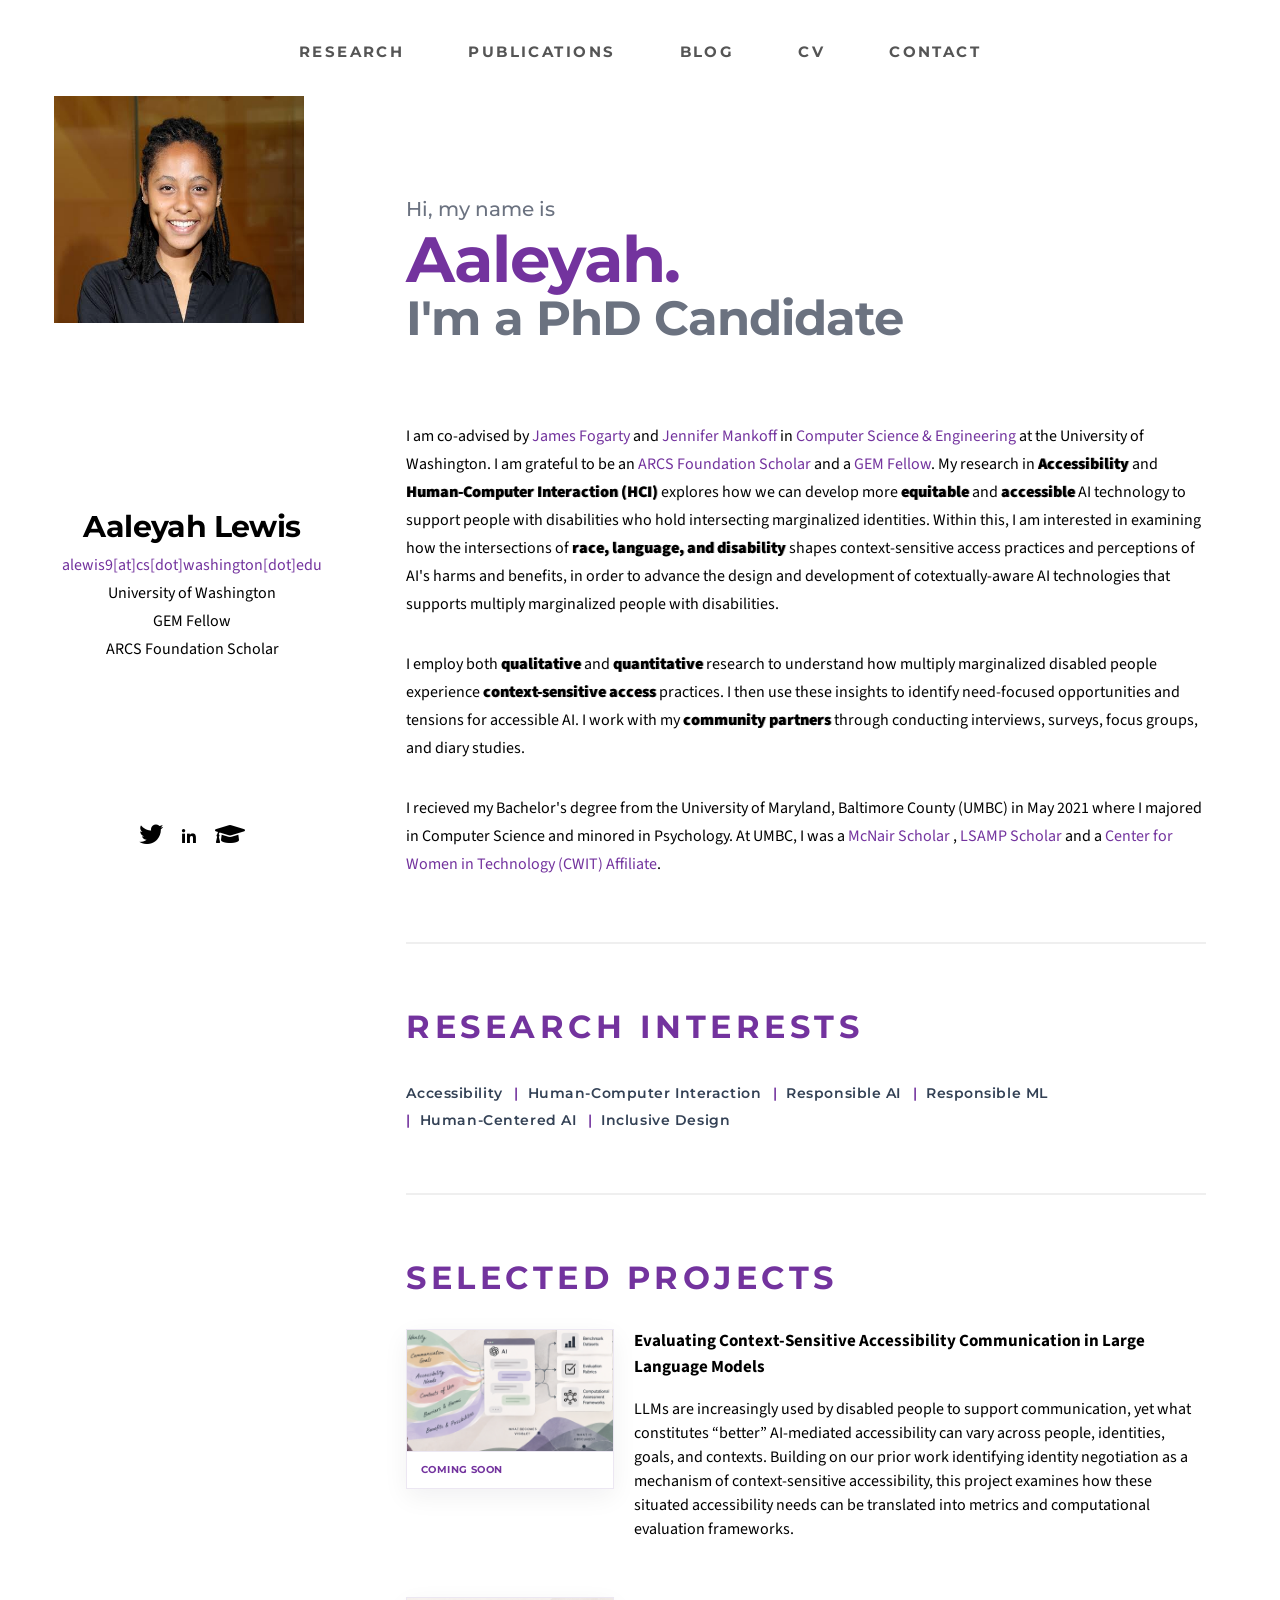
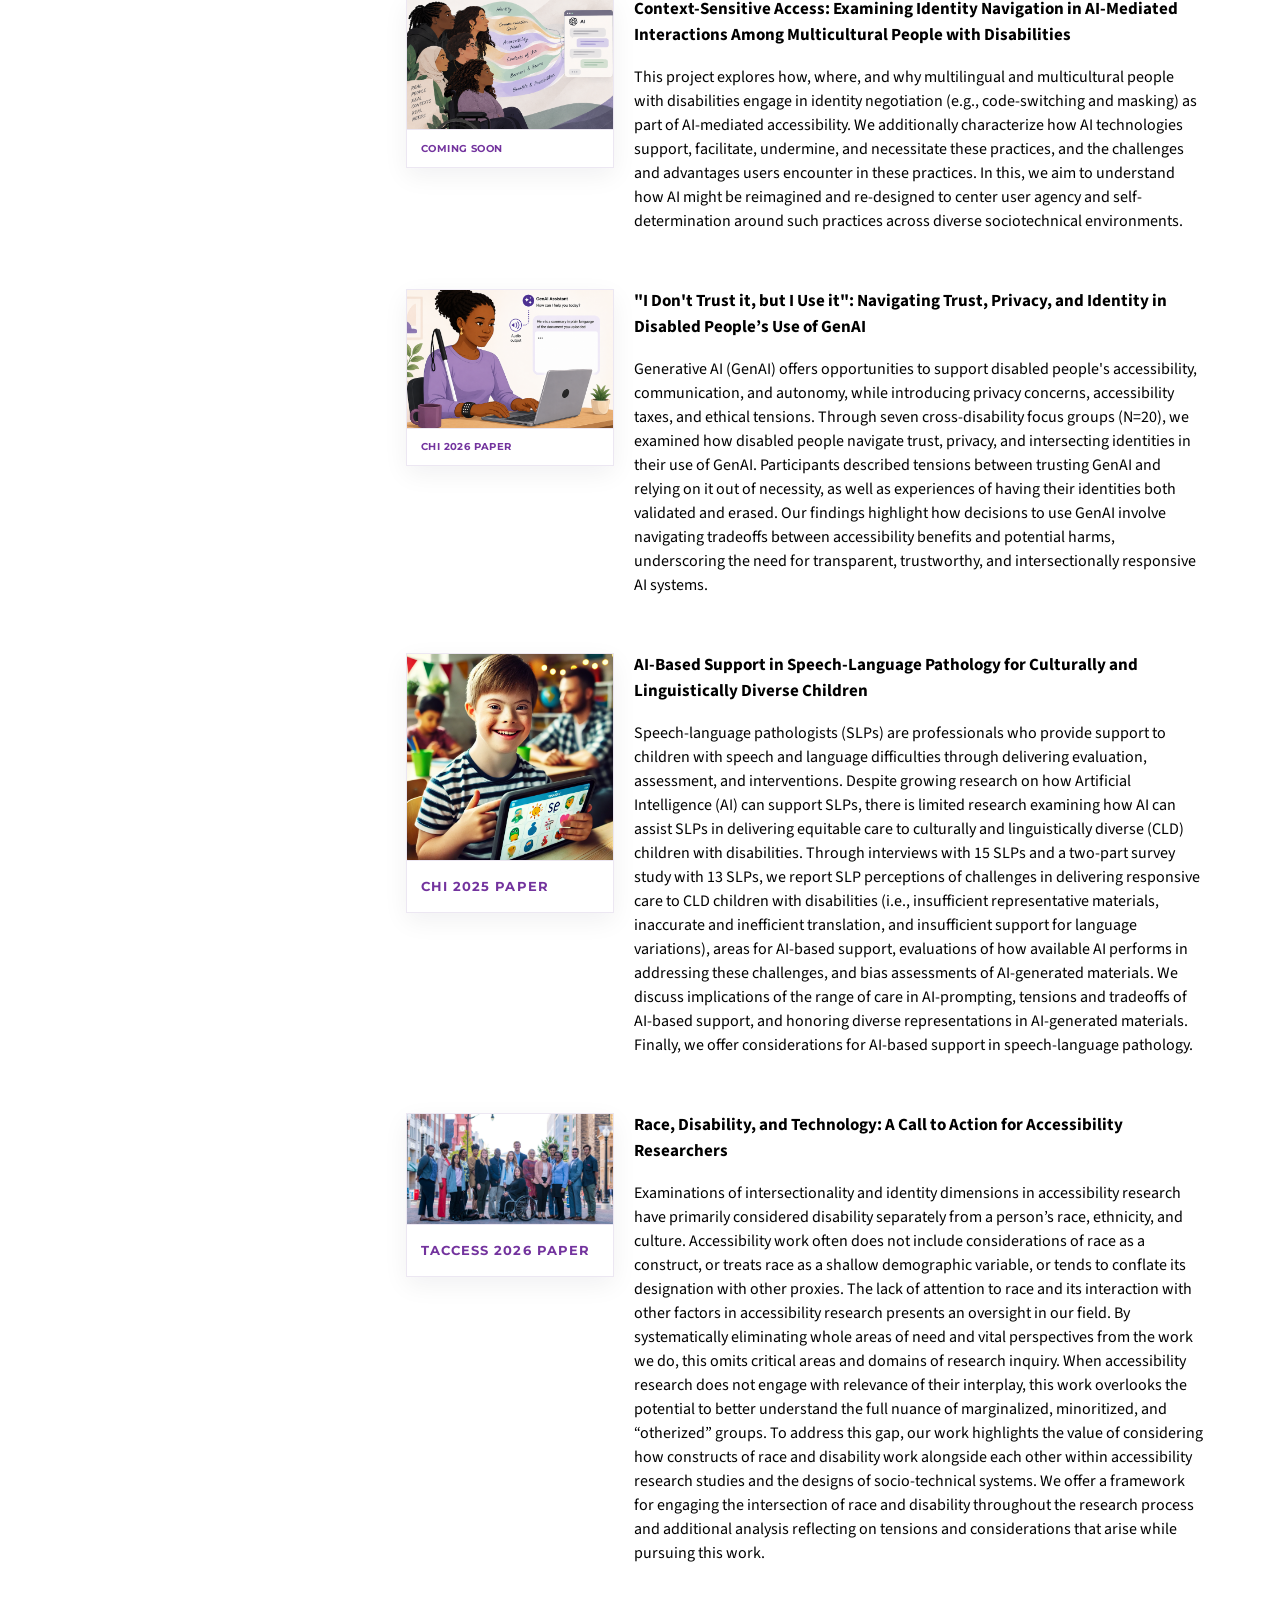
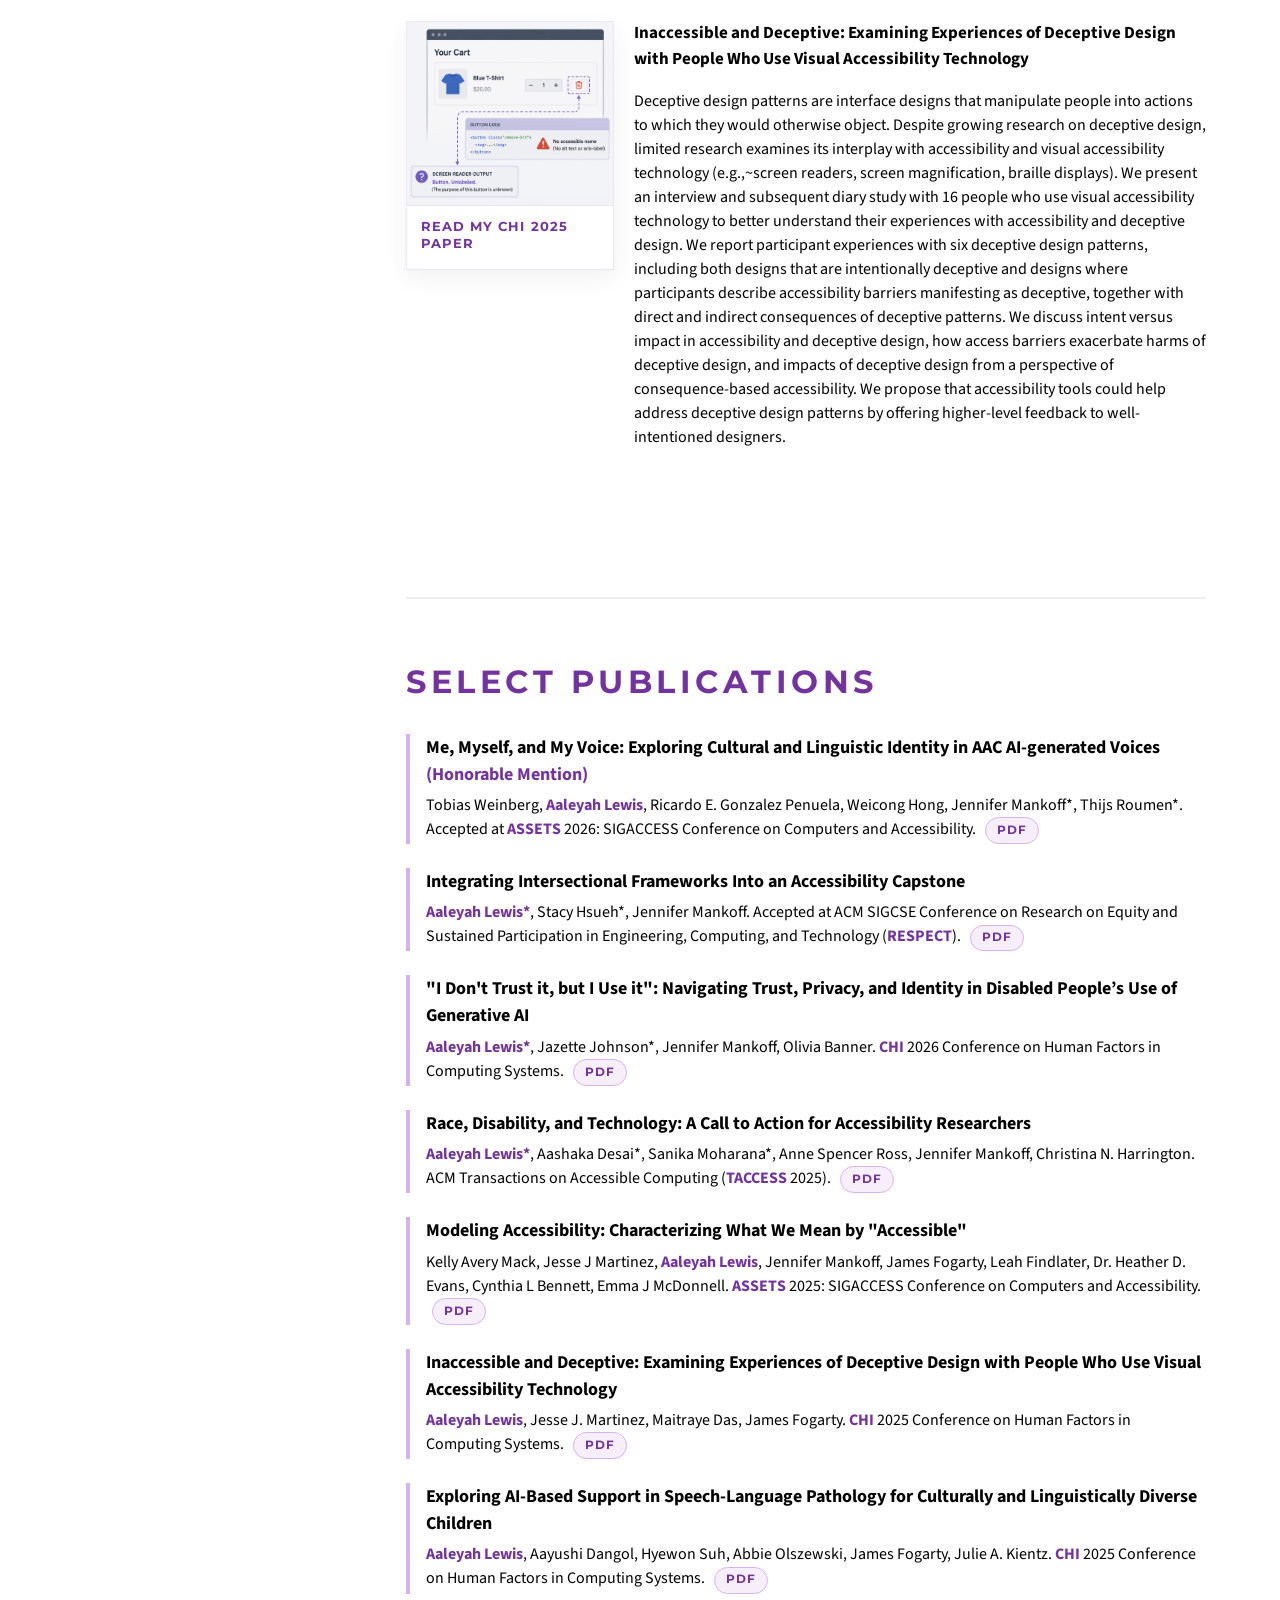
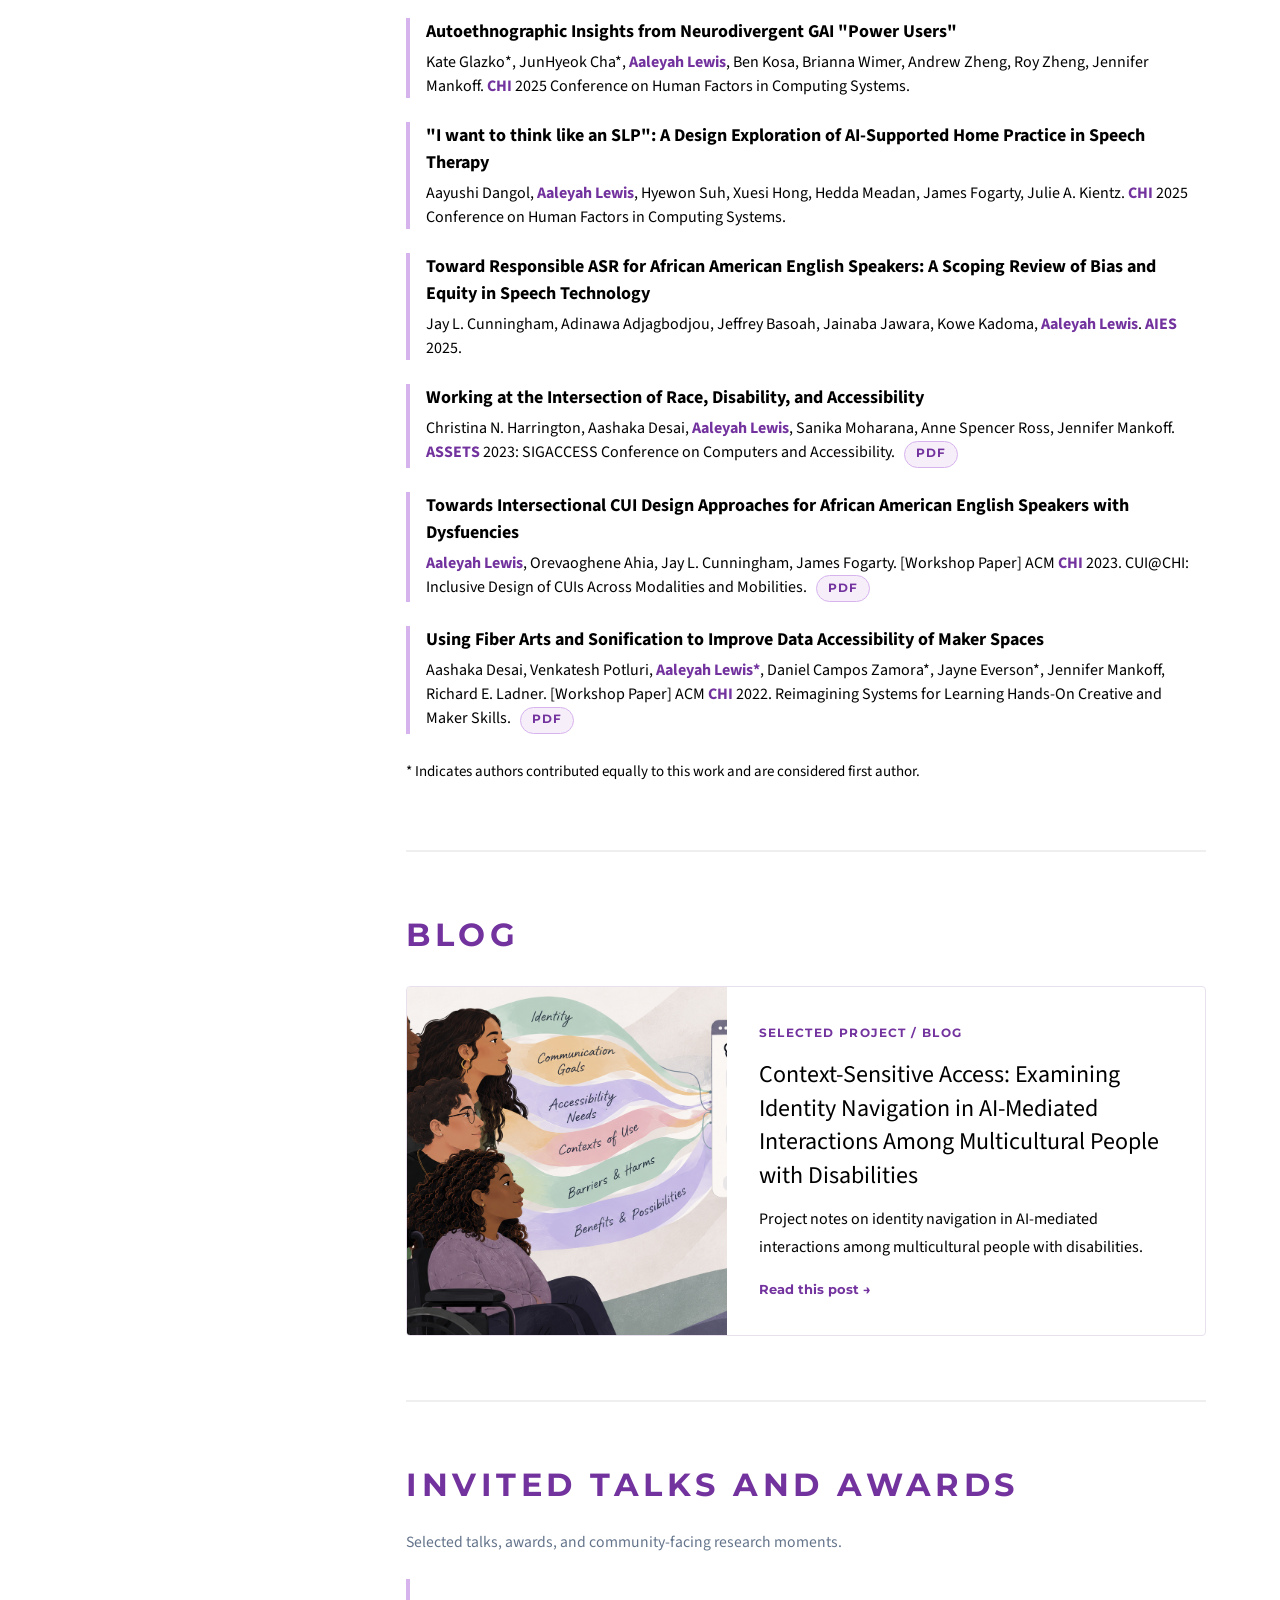
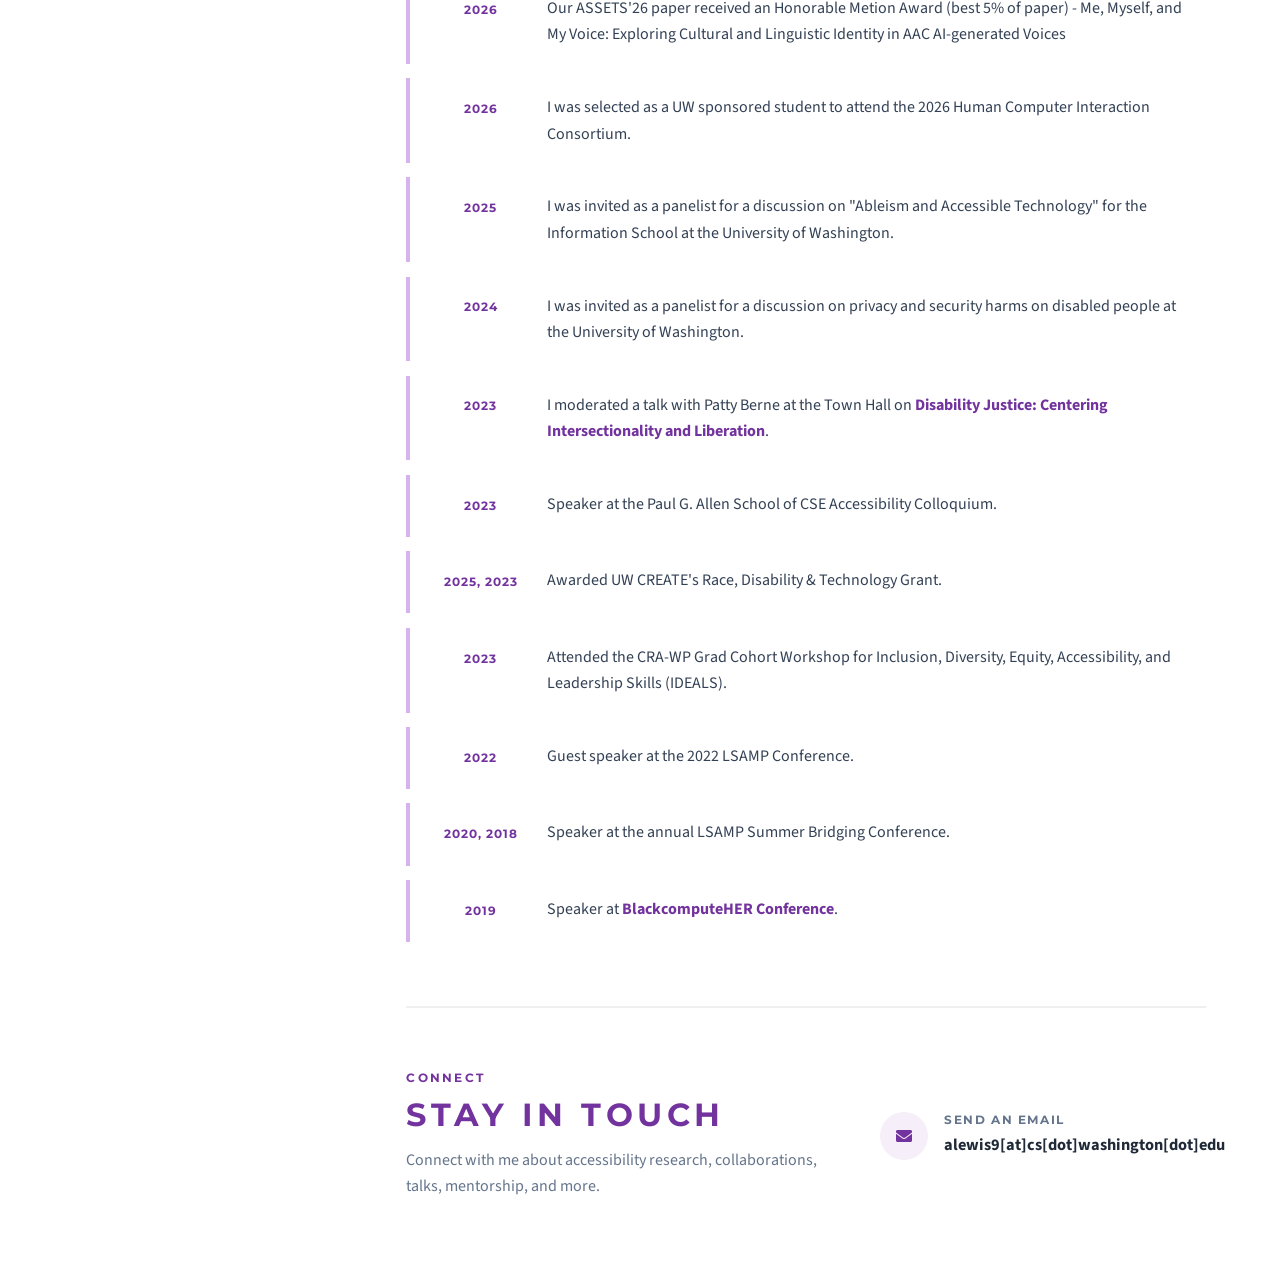
<file: index.html>
<!DOCTYPE HTML>
<!--
	Strata by HTML5 UP
	html5up.net | @ajlkn
	Free for personal and commercial use under the CCA 3.0 license (html5up.net/license)
-->
<html lang="en">
	<head>
		<title>Aaleyah Lewis</title>
		<link rel="icon" type="image/png" href="images/prof1.png">
		<meta charset="utf-8" />
		<meta name="viewport" content="width=device-width, initial-scale=1, user-scalable=no" />
		<link rel="stylesheet" href="assets/css/main.css?v=35" />
		<link rel="stylesheet" href="assets/css/typology.css" />
		<style>
			bb {
			font-weight: bold;
			}
			bbn {
			color: #73339E;
			}
		</style>
	</head>

	<body class="is-preload">

		<!-- Header -->
			<header id="header">

				<div class="inner1" style="text-align:center">
					<img src="images/prof1.png" alt="Aaleyah, a Black woman with black locs pulled back, wearing a black button up shirt, smiling at the camera." width="250" height="227"/>
					</div>
					<div class="inner">
					<h1 style=font-size:30px><strong>Aaleyah Lewis</strong><br /> 
						
						<h1></h1>
						<a href="mailto:alewis9@uw.edu">alewis9[at]cs[dot]washington[dot]edu </a><br />
					<h1></h1>
					 University of Washington <br />
						GEM Fellow <br />
						ARCS Foundation Scholar

				</div>
			</header>

		<!-- Nav Bar -->
<header id="headerNav">
			<nav id="nav" aria-label="Main navigation">
				<ul class="topnav">
					<li><a href="#CurrentWork">Research</a></li>
					<li><a href="#publication">Publications</a></li>
					<li><a href="#blog">Blog</a></li>
					<li><a href="documents/Aaleyah Lewis_CV_IR.pdf">CV</a></li>
					<li><a href="#getintouch">Contact</a></li>
				</ul>
			</nav>
</header>

		<!-- Main -->
			<div id="main">

				<!-- One -->
					<section id="one">

						<header class="major intro-hero">
							<p class="intro-hero__greeting">Hi, my name is</p>
							<h2 class="intro-hero__name">Aaleyah.</h2>
							<p class="intro-hero__tagline">I'm a <span class="intro-hero__jobtitle">PhD Candidate</span></p>
						</header>

						<p>I am co-advised by <a href="https://homes.cs.washington.edu/~jfogarty/">James Fogarty</a> and <a href="https://make4all.org/">Jennifer Mankoff</a> in <a href="https://www.cs.washington.edu/">Computer Science & Engineering</a> at the University of Washington. I am grateful to be an <a href="https://www.arcsfoundation.org/national-homepage/">ARCS Foundation Scholar</a> and a <a href="https://www.gemfellowship.org/gem-fellowship-program/">GEM Fellow</a>. My research in <strong>Accessibility</strong> and <strong>Human-Computer Interaction (HCI)</strong> explores how we can develop more <strong>equitable</strong> and <strong>accessible</strong> AI technology to support people with disabilities who hold intersecting marginalized identities. Within this, I am interested in examining how the intersections of <strong>race, language, and disability</strong> shapes context-sensitive access practices and perceptions of AI's harms and benefits, in order to advance the design and development of cotextually-aware AI technologies that supports multiply marginalized people with disabilities. </p>
						
						<p>I employ both <strong>qualitative</strong> and <strong>quantitative</strong> research to understand how multiply marginalized disabled people experience <strong>context-sensitive access</strong> practices. I then use these insights to identify need-focused opportunities and tensions for accessible AI. I work with my <strong>community partners</strong> through conducting interviews, surveys, focus groups, and diary studies. </p>
						
						<p>I recieved my Bachelor's degree from the University of Maryland, Baltimore County (UMBC) in May 2021 where I majored in Computer Science and minored in Psychology. At UMBC, I was a <a href="https://mcnair.umbc.edu/">McNair Scholar </a>, <a href="https://lsamp.umbc.edu/">LSAMP Scholar</a> and a <a href="https://cwit.umbc.edu/">Center for Women in Technology (CWIT) Affiliate</a>. </p>
					</section>

				<!-- Two -->
				<section id="ResearchInterest" class="research-interests" aria-labelledby="research-interest-heading">
  					<header class="major research-interests__header">
    					<h2 id="research-interest-heading" class="research-interests__title">Research Interests</h2>
 					 </header>

  <ul class="research-interests__topics" role="list">
    <li class="research-interests__pill">Accessibility</li>
    <li class="research-interests__pill">Human-Computer Interaction</li>
    <li class="research-interests__pill">Responsible AI</li>
	<li class="research-interests__pill">Responsible ML</li>
    <li class="research-interests__pill">Human-Centered AI</li>
    <li class="research-interests__pill">Inclusive Design</li>
  </ul>
</section>

				<!-- Two -->
				
					<section id="CurrentWork">
						<header class="major">
						<h2>Selected Projects</h2>
						<div class="selected-project">
						<div class="selected-project-media">
									<figure class="selected-project-media__figure">
										<img src="images/eval.png" alt="A Black women who is visuall impaired using GenAI on her laptop to provide an audio summarizing a document in plain language." width="1024" height="1024" loading="lazy" decoding="async" />
										<figcaption class="selected-project-media__actions">
										<a href="" class="selected-project-media__link">Coming Soon</a>
										</figcaption>
									</figure>
									<div class="selected-project__content">
									<h3 style=font-size:19px><bb>Evaluating Context-Sensitive Accessibility Communication in Large Language Models</bb></h3>
									<p style=font-size:16px>LLMs are increasingly used by disabled people to support communication, yet what constitutes “better” AI-mediated accessibility can vary across people, identities, goals, and contexts. Building on our prior work identifying identity negotiation as a mechanism of context-sensitive accessibility, this project examines how these situated accessibility needs can be translated into metrics and computational evaluation frameworks. </p>
									</div>
								</div>
								</div>

							
								<div class="selected-project">
								<div class="selected-project-media">
									<figure class="selected-project-media__figure">
										<img src="images/Context-sensitiveAccess2.png" alt="Illustration of diverse disabled people whose identity, communication goals, accessibility needs, contexts, barriers, and possibilities flow into an AI system for AI-mediated access." width="1024" height="1024" loading="lazy" decoding="async" />
										<figcaption class="selected-project-media__actions">
										<a href="" class="selected-project-media__link">Coming Soon</a>
										</figcaption>
									</figure>
									<div class="selected-project__content">
									<h3 style=font-size:19px><bb>Context-Sensitive Access: Examining Identity Navigation in AI-Mediated Interactions Among Multicultural People with Disabilities</bb></h3>
									<p style=font-size:16px>This project explores how, where, and why multilingual and multicultural people with disabilities engage in identity negotiation (e.g., code-switching and masking) as part of AI-mediated accessibility. We additionally characterize how AI technologies support, facilitate, undermine, and necessitate these practices, and the challenges and advantages users encounter in these practices. In this, we aim to understand how AI might be reimagined and re-designed to center user agency and self-determination around such practices across diverse sociotechnical environments. </p>
									</div>
								</div>						
								</div>
							
								<div class="selected-project">
								<div class="selected-project-media">
									<figure class="selected-project-media__figure">
										<img src="images/IDTIBIUT.png" alt="A Black women who is visuall impaired using GenAI on her laptop to provide an audio summarizing a document in plain language." width="1024" height="1024" loading="lazy" decoding="async" />
										<figcaption class="selected-project-media__actions">
											<a href="documents/Idonttrustitchi2025.pdf" class="selected-project-media__link">CHI 2026 Paper</a>
										</figcaption>
									</figure>
									<div class="selected-project__content">
							<h3 style=font-size:19px><bb>"I Don't Trust it, but I Use it": Navigating Trust, Privacy, and Identity in Disabled People’s Use of GenAI</bb></h3>
									<p style=font-size:16px> Generative AI (GenAI) offers opportunities to support disabled people's accessibility, communication, and autonomy, while introducing privacy concerns, accessibility taxes, and ethical tensions. Through seven cross-disability focus groups (N=20), we examined how disabled people navigate trust, privacy, and intersecting identities in their use of GenAI. Participants described tensions between trusting GenAI and relying on it out of necessity, as well as experiences of having their identities both validated and erased. Our findings highlight how decisions to use GenAI involve navigating tradeoffs between accessibility benefits and potential harms, underscoring the need for transparent, trustworthy, and intersectionally responsive AI systems.</p>
									</div>
								</div>
								</div>

							
								<div class="selected-project">
							<div class="selected-project-media">							
							<figure class="selected-project-media__figure">
										<img src="images/SLPImageGeneration.png" alt="A white young boy smiling while using an incorrectly depicted communication tablet in a classroom setting." width="1024" height="1024" loading="lazy" decoding="async" />
										<figcaption>
											<a href="documents/AI_for_Responsive_Speech_Language_PathologyCHI_TAPS_.pdf" class="selected-project-media__link">CHI 2025 Paper</a>
										</figcaption>
									</figure>
									<div class="selected-project__content">
							<h3 style=font-size:19px><bb>AI-Based Support in Speech-Language Pathology for Culturally and Linguistically Diverse Children</bb></h3>
									<p style=font-size:16px>Speech-language pathologists (SLPs) are professionals who provide support to children with speech and language difficulties through delivering evaluation, assessment, and interventions. Despite growing research on how Artificial Intelligence (AI) can support SLPs, there is limited research examining how AI can assist SLPs in delivering equitable care to culturally and linguistically diverse (CLD) children with disabilities. Through interviews with 15 SLPs and a two-part survey study with 13 SLPs, we report SLP perceptions of challenges in delivering responsive care to CLD children with disabilities (i.e., insufficient representative materials, inaccurate and inefficient translation, and insufficient support for language variations), areas for AI-based support, evaluations of how available AI performs in addressing these challenges, and bias assessments of AI-generated materials. We discuss implications of the range of care in AI-prompting, tensions and tradeoffs of AI-based support, and honoring diverse representations in AI-generated materials. Finally, we offer considerations for AI-based support in speech-language pathology. </p>
									</div>
								</div>
								</div>
								<div class="selected-project">
								<div class="selected-project-media">
									<figure class="selected-project-media__figure">
										<img src="images/disableddiverse.jpg" alt="Diverse group of disabled people, ranging in race, gender, and disability." width="480" height="427" loading="lazy" decoding="async" />
										<figcaption>
											<a href="documents/Race,Disability,andTechnology.pdf" class="selected-project-media__link">TACCESS 2026 Paper</a>
										</figcaption>
									</figure>
									<div class="selected-project__content">
								<h3 style=font-size:19px><bb>Race, Disability, and Technology: A Call to Action for Accessibility Researchers</bb></h3>
									<p style=font-size:16px>Examinations of intersectionality and identity dimensions in accessibility research have primarily considered
disability separately from a person’s race, ethnicity, and culture. Accessibility work often does not include
considerations of race as a construct, or treats race as a shallow demographic variable, or tends to conflate its designation with other proxies. The lack of attention to race and its
interaction with other factors in accessibility research presents an oversight in our field. By systematically
eliminating whole areas of need and vital perspectives from the work we do, this omits critical areas and
domains of research inquiry. When accessibility research does not engage with relevance of their interplay, this work overlooks the potential to better understand the full nuance of marginalized, minoritized,
and “otherized” groups. To address this gap, our work highlights the value of considering how constructs
of race and disability work alongside each other within accessibility research studies and the designs of
socio-technical systems. We offer a framework for engaging the intersection of race and disability throughout
the research process and additional analysis reflecting on tensions and considerations that arise while pursuing this work.</p>
	</div>
								</div>
</div>
<div class="selected-project">
								<div class="selected-project-media">
									<figure class="selected-project-media__figure">
										<img src="images/IADphoto.png" alt="Unlabeled remove from shopping cart button." width="480" height="427" loading="lazy" decoding="async" />
										<figcaption>
											<a href="documents/Inaccessible and Deceptive.pdf" class="selected-project-media__link">Read my CHI 2025 paper</a>
										</figcaption>
									</figure>
									<div class="selected-project__content">
								<h3 style=font-size:19px><bb>Inaccessible and Deceptive: Examining Experiences of Deceptive Design with People Who Use Visual Accessibility Technology</bb></h3>
									<p style=font-size:16px>Deceptive design patterns are interface designs that manipulate people into actions to which they would otherwise object. Despite growing research on deceptive design, limited research examines its interplay with accessibility and visual accessibility technology (e.g.,~screen readers, screen magnification, braille displays). We present an interview and subsequent diary study with 16 people who use visual accessibility technology to better understand their experiences with accessibility and deceptive design. We report participant experiences with six deceptive design patterns, including both designs that are intentionally deceptive and designs where participants describe accessibility barriers manifesting as deceptive, together with direct and indirect consequences of deceptive patterns. We discuss intent versus impact in accessibility and deceptive design, how access barriers exacerbate harms of deceptive design, and impacts of deceptive design from a perspective of consequence-based accessibility. We propose that accessibility tools could help address deceptive design patterns by offering higher-level feedback to well-intentioned designers.</p>
									</div>
								</div>
								</div>
							
					</header> <br>

					</section>

				<!-- Three -->
				<section id="publication">
					<header class="major">
						<h2>Select Publications</h2>

							<div class="publication-entry">
							<h3 style=font-size:18px><bb> Me, Myself, and My Voice: Exploring Cultural and Linguistic Identity in AAC AI-generated Voices</bb><bb><bbn> (Honorable Mention)</bbn></bb></h3>
							<p style=font-size:16px>Tobias Weinberg, <bb><bbn>Aaleyah Lewis</bbn></bb>, Ricardo E. Gonzalez Penuela, Weicong Hong, Jennifer Mankoff*, Thijs Roumen*. 
							Accepted at <span class="publication-venue">ASSETS</span> 2026: SIGACCESS Conference on Computers and Accessibility. <a href="documents/me,myself,myvoice.pdf">PDF</a></p></p>
							</div>
						
							<div class="publication-entry">
							<h3 style=font-size:18px><bb>Integrating Intersectional Frameworks Into an Accessibility Capstone</bb></h3>
							<p style=font-size:16px><bb><bbn>Aaleyah Lewis*</bbn></bb>, Stacy Hsueh*, Jennifer Mankoff. 
							Accepted at ACM SIGCSE Conference on Research on Equity and Sustained Participation in Engineering, Computing, and Technology (<span class="publication-venue">RESPECT</span>). <a href="documents/respect26.pdf">PDF</a></p>
							</div>
						
							<div class="publication-entry">
							<h3 style=font-size:18px><bb>"I Don't Trust it, but I Use it": Navigating Trust, Privacy, and Identity in Disabled People’s Use of Generative AI</bb></h3>
							<p style=font-size:16px><bb><bbn>Aaleyah Lewis*</bbn></bb>, Jazette Johnson*, Jennifer Mankoff, Olivia Banner. 
							<span class="publication-venue">CHI</span> 2026 Conference on Human Factors in Computing Systems. <a href="documents/Idonttrustitchi2025.pdf"">PDF</a></p>
							</div>
						
							<div class="publication-entry">
							<h3 style=font-size:18px><bb>Race, Disability, and Technology: A Call to Action for Accessibility Researchers</bb></h3>
							<p style=font-size:16px><bb><bbn>Aaleyah Lewis*</bbn></bb>, Aashaka Desai*, Sanika Moharana*, Anne Spencer Ross, Jennifer Mankoff, Christina N. Harrington. 
							ACM Transactions on Accessible Computing (<span class="publication-venue">TACCESS</span> 2025). <a href="documents/Race,Disability,andTechnology.pdf">PDF</a></p>
							</div>
						
							<div class="publication-entry">
							<h3 style=font-size:18px><bb>Modeling Accessibility: Characterizing What We Mean by "Accessible"</bb></h3>
							<p style=font-size:16px> Kelly Avery Mack, Jesse J Martinez, <bb><bbn>Aaleyah Lewis</bbn></bb>, Jennifer Mankoff, James Fogarty, Leah Findlater, Dr. Heather D. Evans, Cynthia L Bennett, Emma J McDonnell. 
							<span class="publication-venue">ASSETS</span> 2025: SIGACCESS Conference on Computers and Accessibility. <a href="documents/modelingaccessibility.pdf">PDF</a></p>
							</div>
							
							<div class="publication-entry">
							<h3 style=font-size:18px><bb>Inaccessible and Deceptive: Examining Experiences of Deceptive Design with People Who Use Visual Accessibility Technology</bb></h3>
							<p style=font-size:16px> <bb><bbn>Aaleyah Lewis</bbn></bb>, Jesse J. Martinez, Maitraye Das, James Fogarty. 
							<span class="publication-venue">CHI</span> 2025 Conference on Human Factors in Computing Systems. <a href="documents/Inaccessible and Deceptive.pdf">PDF</a></p>
							</div>
						
							<div class="publication-entry">
							<h3 style=font-size:18px><bb>Exploring AI-Based Support in Speech-Language Pathology for Culturally and Linguistically Diverse Children</bb></h3>
							<p style=font-size:16px> <bb><bbn>Aaleyah Lewis</bbn></bb>, Aayushi Dangol, Hyewon Suh, Abbie Olszewski, James Fogarty, Julie A. Kientz. 
							<span class="publication-venue">CHI</span> 2025 Conference on Human Factors in Computing Systems. <a href="documents/AI_for_Responsive_Speech_Language_PathologyCHI_TAPS_.pdf">PDF</a></p>
							</div>
						
							<div class="publication-entry">
							<h3 style=font-size:18px><bb>Autoethnographic Insights from Neurodivergent GAI "Power Users"</bb></h3>
							<p style=font-size:16px> Kate Glazko*, JunHyeok Cha*, <bb><bbn>Aaleyah Lewis</bbn></bb>, Ben Kosa, Brianna Wimer, Andrew Zheng, Roy Zheng, Jennifer Mankoff. 
							<span class="publication-venue">CHI</span> 2025 Conference on Human Factors in Computing Systems.</p>
							</div>

							<div class="publication-entry">
							<h3 style=font-size:18px><bb>"I want to think like an SLP": A Design Exploration of AI-Supported Home Practice in Speech Therapy</bb></h3>
							<p style=font-size:16px> Aayushi Dangol, <bb><bbn>Aaleyah Lewis</bbn></bb>, Hyewon Suh, Xuesi Hong, Hedda Meadan, James Fogarty, Julie A. Kientz. 
							<span class="publication-venue">CHI</span> 2025 Conference on Human Factors in Computing Systems.</p>
							</div>

							<div class="publication-entry">
							<h3 style=font-size:18px><bb>Toward Responsible ASR for African American English Speakers: A Scoping Review of Bias and Equity in Speech Technology</bb></h3>
							<p style=font-size:16px> Jay L. Cunningham, Adinawa Adjagbodjou, Jeffrey Basoah, Jainaba Jawara, Kowe Kadoma, <bb><bbn>Aaleyah Lewis</bbn></bb>. 
							<span class="publication-venue">AIES</span> 2025.</p>
							</div>
						
							<div class="publication-entry">
							<h3 style=font-size:18px><bb>Working at the Intersection of Race, Disability, and Accessibility </bb></h3>
							<p style=font-size:16px> Christina N. Harrington, Aashaka Desai, <bb><bbn>Aaleyah Lewis</bbn></bb>, Sanika Moharana, Anne Spencer Ross, Jennifer Mankoff. 
							<span class="publication-venue">ASSETS</span> 2023: SIGACCESS Conference on Computers and Accessibility. <a href="documents/Working_at_the_Intersection_of_Race__Disability_and_Accessibility.pdf">PDF</a></p>
							</div>
						
							<div class="publication-entry">
							<h3 style=font-size:18px><bb>Towards Intersectional CUI Design Approaches for African American English Speakers with Dysfuencies </bb></h3>
							<p style=font-size:16px><bb><bbn>Aaleyah Lewis</bbn></bb>, Orevaoghene Ahia, Jay L. Cunningham, James Fogarty. 
							[Workshop Paper] ACM <span class="publication-venue">CHI</span> 2023. CUI@CHI: Inclusive Design of CUIs Across Modalities and Mobilities. <a href="documents/Towards_Intersectional_CUI_Design_Approaches_for_African_American_English_Speakers_with_Dysfluencies (1).pdf">PDF</a></p>
							</div>
						
							<div class="publication-entry">
							<h3 style=font-size:18px><bb>Using Fiber Arts and Sonification to Improve Data Accessibility of Maker Spaces</bb></h3>
							<p style=font-size:16px> Aashaka Desai, Venkatesh Potluri, <bb><bbn>Aaleyah Lewis*</bbn></bb>, Daniel Campos Zamora*, Jayne Everson*, Jennifer Mankoff, Richard E. Ladner. 
							[Workshop Paper] ACM <span class="publication-venue">CHI</span> 2022. Reimagining Systems for Learning Hands-On Creative and Maker Skills. <a href="documents/FiberArts_and_Sonification (2).pdf">PDF</a></p>
							</div>

						
						<p style=font-size:15px>* Indicates authors contributed equally to this work and are considered first author.</p>
				</section>

				<section id="blog">
					<header class="major">
						<h2>Blog</h2>
					</header>
					<article class="blog-preview">
						<a class="blog-preview__image-link" href="typology.html" tabindex="-1" aria-hidden="true">
							<img src="images/Context-sensitiveAccess2.png" alt="" loading="lazy" decoding="async" />
						</a>
						<div class="blog-preview__content">
							<p class="blog-preview__category">Selected project <span aria-hidden="true">/</span> Blog</p>
							<h3 class="blog-preview__title"><a href="typology.html">Context-Sensitive Access: Examining Identity Navigation in AI-Mediated Interactions Among Multicultural People with Disabilities</a></h3>
							<p class="blog-preview__excerpt">Project notes on identity navigation in AI-mediated interactions among multicultural people with disabilities.</p>
							<a class="blog-preview__link" href="typology.html">Read this post <span aria-hidden="true">&rarr;</span></a>
						</div>
					</article>
				</section>

				<!-- Four -->
<section id="Highlights" class="highlights" aria-labelledby="highlights-heading">
  <header class="major highlights__header">
    <h2 id="highlights-heading">Invited Talks and Awards</h2>
    <p class="highlights__intro">Selected talks, awards, and community-facing research moments.</p>
  </header>
  <ol class="highlights__timeline">
	<li class="highlight-card">
      <span class="highlight-card__year">2026</span>
      <p> Our ASSETS'26 paper received an Honorable Metion Award (best 5% of paper) - Me, Myself, and My Voice: Exploring Cultural and Linguistic Identity
in AAC AI-generated Voices</p>
    </li>
	<li class="highlight-card">
      <span class="highlight-card__year">2026</span>
      <p> I was selected as a UW sponsored student to attend the 2026 Human Computer Interaction Consortium.</p>
    </li>
	  <li class="highlight-card">
      <span class="highlight-card__year">2025</span>
      <p> I was invited as a panelist for a discussion on "Ableism and Accessible Technology" for the Information School at the University of Washington.</p>
    </li>
	<li class="highlight-card">
      <span class="highlight-card__year">2024</span>
      <p> I was invited as a panelist for a discussion on privacy and security harms on disabled people at the University of Washington.</p>
    </li>
    <li class="highlight-card">
      <span class="highlight-card__year">2023</span>
      <p>I moderated a talk with Patty Berne at the Town Hall on <a href="https://www.washington.edu/lectures/events/patty-berne/">Disability Justice: Centering Intersectionality and Liberation</a>.</p>
    </li>
    <li class="highlight-card">
      <span class="highlight-card__year">2023</span>
      <p>Speaker at the Paul G. Allen School of CSE Accessibility Colloquium.</p>
    </li>
    <li class="highlight-card">
      <span class="highlight-card__year">2025, 2023</span>
      <p>Awarded UW CREATE's Race, Disability &amp; Technology Grant.</p>
    </li>
    <li class="highlight-card">
      <span class="highlight-card__year">2023</span>
      <p>Attended the CRA-WP Grad Cohort Workshop for Inclusion, Diversity, Equity, Accessibility, and Leadership Skills (IDEALS).</p>
    </li>
    <li class="highlight-card">
      <span class="highlight-card__year">2022</span>
      <p>Guest speaker at the 2022 LSAMP Conference.</p>
    </li>
    <li class="highlight-card">
      <span class="highlight-card__year">2020, 2018</span>
      <p>Speaker at the annual LSAMP Summer Bridging Conference.</p>
    </li>
    <li class="highlight-card">
      <span class="highlight-card__year">2019</span>
      <p>Speaker at <a href="https://blackcomputeher.org/">BlackcomputeHER Conference</a>.</p>
    </li>
  </ol>
</section>


				<!-- Four -->
					
				<!-- Four -->
<section id="getintouch" class="contact-panel" aria-labelledby="contact-heading">
  <div class="contact-panel__card">
    <header class="major contact-panel__header">
      <p class="contact-panel__eyebrow">Connect</p>
      <h2 id="contact-heading">Stay In Touch</h2>
      <p class="contact-panel__intro">Connect with me about accessibility research, collaborations, talks, mentorship, and more.</p>
    </header>

    <address class="contact-panel__details">
      <a class="contact-panel__email" href="mailto:alewis9@uw.edu" aria-label="Email Aaleyah Lewis at alewis9@uw.edu">
        <span class="contact-panel__icon icon solid fa-envelope" aria-hidden="true"></span>
        <span>
          <span class="contact-panel__label">Send an Email</span>
          <span class="contact-panel__value">alewis9[at]cs[dot]washington[dot]edu</span>
        </span>
      </a>
    </address>
  </div>
</section>

				<!-- Four -->
				<!--
					<section id="four">
						<h2>Elements</h2>

						<section>
							<h4>Text</h4>
							<p>This is <b>bold</b> and this is <strong>strong</strong>. This is <i>italic</i> and this is <em>emphasized</em>.
							This is <sup>superscript</sup> text and this is <sub>subscript</sub> text.
							This is <u>underlined</u> and this is code: <code>for (;;) { ... }</code>. Finally, <a href="#">this is a link</a>.</p>
							<hr />
							<header>
								<h4>Heading with a Subtitle</h4>
								<p>Lorem ipsum dolor sit amet nullam id egestas urna aliquam</p>
							</header>
							<p>Nunc lacinia ante nunc ac lobortis. Interdum adipiscing gravida odio porttitor sem non mi integer non faucibus ornare mi ut ante amet placerat aliquet. Volutpat eu sed ante lacinia sapien lorem accumsan varius montes viverra nibh in adipiscing blandit tempus accumsan.</p>
							<header>
								<h5>Heading with a Subtitle</h5>
								<p>Lorem ipsum dolor sit amet nullam id egestas urna aliquam</p>
							</header>
							<p>Nunc lacinia ante nunc ac lobortis. Interdum adipiscing gravida odio porttitor sem non mi integer non faucibus ornare mi ut ante amet placerat aliquet. Volutpat eu sed ante lacinia sapien lorem accumsan varius montes viverra nibh in adipiscing blandit tempus accumsan.</p>
							<hr />
							<h2>Heading Level 2</h2>
							<h3>Heading Level 3</h3>
							<h4>Heading Level 4</h4>
							<h5>Heading Level 5</h5>
							<h6>Heading Level 6</h6>
							<hr />
							<h5>Blockquote</h5>
							<blockquote>Fringilla nisl. Donec accumsan interdum nisi, quis tincidunt felis sagittis eget tempus euismod. Vestibulum ante ipsum primis in faucibus vestibulum. Blandit adipiscing eu felis iaculis volutpat ac adipiscing accumsan faucibus. Vestibulum ante ipsum primis in faucibus lorem ipsum dolor sit amet nullam adipiscing eu felis.</blockquote>
							<h5>Preformatted</h5>
							<pre><code>i = 0;

while (!deck.isInOrder()) {
print 'Iteration ' + i;
deck.shuffle();
i++;
}

print 'It took ' + i + ' iterations to sort the deck.';</code></pre>
						</section>

						<section>
							<h4>Lists</h4>
							<div class="row">
								<div class="col-6 col-12-xsmall">
									<h5>Unordered</h5>
									<ul>
										<li>Dolor pulvinar etiam magna etiam.</li>
										<li>Sagittis adipiscing lorem eleifend.</li>
										<li>Felis enim feugiat dolore viverra.</li>
									</ul>
									<h5>Alternate</h5>
									<ul class="alt">
										<li>Dolor pulvinar etiam magna etiam.</li>
										<li>Sagittis adipiscing lorem eleifend.</li>
										<li>Felis enim feugiat dolore viverra.</li>
									</ul>
								</div>
								<div class="col-6 col-12-xsmall">
									<h5>Ordered</h5>
									<ol>
										<li>Dolor pulvinar etiam magna etiam.</li>
										<li>Etiam vel felis at lorem sed viverra.</li>
										<li>Felis enim feugiat dolore viverra.</li>
										<li>Dolor pulvinar etiam magna etiam.</li>
										<li>Etiam vel felis at lorem sed viverra.</li>
										<li>Felis enim feugiat dolore viverra.</li>
									</ol>
									<h5>Icons</h5>
									<ul class="icons">
										<li><a href="#" class="icon brands fa-twitter"><span class="label">Twitter</span></a></li>
										<li><a href="#" class="icon brands fa-facebook-f"><span class="label">Facebook</span></a></li>
										<li><a href="#" class="icon brands fa-instagram"><span class="label">Instagram</span></a></li>
										<li><a href="#" class="icon brands fa-github"><span class="label">Github</span></a></li>
										<li><a href="#" class="icon brands fa-dribbble"><span class="label">Dribbble</span></a></li>
										<li><a href="#" class="icon brands fa-tumblr"><span class="label">Tumblr</span></a></li>
									</ul>
								</div>
							</div>
							<h5>Actions</h5>
							<ul class="actions">
								<li><a href="#" class="button primary">Default</a></li>
								<li><a href="#" class="button">Default</a></li>
							</ul>
							<ul class="actions small">
								<li><a href="#" class="button primary small">Small</a></li>
								<li><a href="#" class="button small">Small</a></li>
							</ul>
							<div class="row">
								<div class="col-6 col-12-small">
									<ul class="actions stacked">
										<li><a href="#" class="button primary">Default</a></li>
										<li><a href="#" class="button">Default</a></li>
									</ul>
								</div>
								<div class="col-6 col-12-small">
									<ul class="actions stacked">
										<li><a href="#" class="button primary small">Small</a></li>
										<li><a href="#" class="button small">Small</a></li>
									</ul>
								</div>
								<div class="col-6 col-12-small">
									<ul class="actions stacked">
										<li><a href="#" class="button primary fit">Default</a></li>
										<li><a href="#" class="button fit">Default</a></li>
									</ul>
								</div>
								<div class="col-6 col-12-small">
									<ul class="actions stacked">
										<li><a href="#" class="button primary small fit">Small</a></li>
										<li><a href="#" class="button small fit">Small</a></li>
									</ul>
								</div>
							</div>
						</section>

						<section>
							<h4>Table</h4>
							<h5>Default</h5>
							<div class="table-wrapper">
								<table>
									<thead>
										<tr>
											<th>Name</th>
											<th>Description</th>
											<th>Price</th>
										</tr>
									</thead>
									<tbody>
										<tr>
											<td>Item One</td>
											<td>Ante turpis integer aliquet porttitor.</td>
											<td>29.99</td>
										</tr>
										<tr>
											<td>Item Two</td>
											<td>Vis ac commodo adipiscing arcu aliquet.</td>
											<td>19.99</td>
										</tr>
										<tr>
											<td>Item Three</td>
											<td> Morbi faucibus arcu accumsan lorem.</td>
											<td>29.99</td>
										</tr>
										<tr>
											<td>Item Four</td>
											<td>Vitae integer tempus condimentum.</td>
											<td>19.99</td>
										</tr>
										<tr>
											<td>Item Five</td>
											<td>Ante turpis integer aliquet porttitor.</td>
											<td>29.99</td>
										</tr>
									</tbody>
									<tfoot>
										<tr>
											<td colspan="2"></td>
											<td>100.00</td>
										</tr>
									</tfoot>
								</table>
							</div>

							<h5>Alternate</h5>
							<div class="table-wrapper">
								<table class="alt">
									<thead>
										<tr>
											<th>Name</th>
											<th>Description</th>
											<th>Price</th>
										</tr>
									</thead>
									<tbody>
										<tr>
											<td>Item One</td>
											<td>Ante turpis integer aliquet porttitor.</td>
											<td>29.99</td>
										</tr>
										<tr>
											<td>Item Two</td>
											<td>Vis ac commodo adipiscing arcu aliquet.</td>
											<td>19.99</td>
										</tr>
										<tr>
											<td>Item Three</td>
											<td> Morbi faucibus arcu accumsan lorem.</td>
											<td>29.99</td>
										</tr>
										<tr>
											<td>Item Four</td>
											<td>Vitae integer tempus condimentum.</td>
											<td>19.99</td>
										</tr>
										<tr>
											<td>Item Five</td>
											<td>Ante turpis integer aliquet porttitor.</td>
											<td>29.99</td>
										</tr>
									</tbody>
									<tfoot>
										<tr>
											<td colspan="2"></td>
											<td>100.00</td>
										</tr>
									</tfoot>
								</table>
							</div>
						</section>

						<section>
							<h4>Buttons</h4>
							<ul class="actions">
								<li><a href="#" class="button primary">Primary</a></li>
								<li><a href="#" class="button">Default</a></li>
							</ul>
							<ul class="actions">
								<li><a href="#" class="button large">Large</a></li>
								<li><a href="#" class="button">Default</a></li>
								<li><a href="#" class="button small">Small</a></li>
							</ul>
							<ul class="actions fit">
								<li><a href="#" class="button primary fit">Fit</a></li>
								<li><a href="#" class="button fit">Fit</a></li>
							</ul>
							<ul class="actions fit small">
								<li><a href="#" class="button primary fit small">Fit + Small</a></li>
								<li><a href="#" class="button fit small">Fit + Small</a></li>
							</ul>
							<ul class="actions">
								<li><a href="#" class="button primary icon solid fa-download">Icon</a></li>
								<li><a href="#" class="button icon solid fa-download">Icon</a></li>
							</ul>
							<ul class="actions">
								<li><span class="button primary disabled">Primary</span></li>
								<li><span class="button disabled">Default</span></li>
							</ul>
						</section>

						<section>
							<h4>Form</h4>
							<form method="post" action="#">
								<div class="row gtr-uniform gtr-50">
									<div class="col-6 col-12-xsmall">
										<input type="text" name="demo-name" id="demo-name" value="" placeholder="Name" />
									</div>
									<div class="col-6 col-12-xsmall">
										<input type="email" name="demo-email" id="demo-email" value="" placeholder="Email" />
									</div>
									<div class="col-12">
										<select name="demo-category" id="demo-category">
											<option value="">- Category -</option>
											<option value="1">Manufacturing</option>
											<option value="1">Shipping</option>
											<option value="1">Administration</option>
											<option value="1">Human Resources</option>
										</select>
									</div>
									<div class="col-4 col-12-small">
										<input type="radio" id="demo-priority-low" name="demo-priority" checked>
										<label for="demo-priority-low">Low Priority</label>
									</div>
									<div class="col-4 col-12-small">
										<input type="radio" id="demo-priority-normal" name="demo-priority">
										<label for="demo-priority-normal">Normal Priority</label>
									</div>
									<div class="col-4 col-12-small">
										<input type="radio" id="demo-priority-high" name="demo-priority">
										<label for="demo-priority-high">High Priority</label>
									</div>
									<div class="col-6 col-12-small">
										<input type="checkbox" id="demo-copy" name="demo-copy">
										<label for="demo-copy">Email me a copy of this message</label>
									</div>
									<div class="col-6 col-12-small">
										<input type="checkbox" id="demo-human" name="demo-human" checked>
										<label for="demo-human">I am a human and not a robot</label>
									</div>
									<div class="col-12">
										<textarea name="demo-message" id="demo-message" placeholder="Enter your message" rows="6"></textarea>
									</div>
									<div class="col-12">
										<ul class="actions">
											<li><input type="submit" value="Send Message" class="primary" /></li>
											<li><input type="reset" value="Reset" /></li>
										</ul>
									</div>
								</div>
							</form>
						</section>

						<section>
							<h4>Image</h4>
							<h5>Fit</h5>
							<div class="box alt">
								<div class="row gtr-50 gtr-uniform">
									<div class="col-12"><span class="image fit"><img src="images/fulls/05.jpg" alt="" /></span></div>
									<div class="col-4"><span class="image fit"><img src="images/thumbs/01.jpg" alt="" /></span></div>
									<div class="col-4"><span class="image fit"><img src="images/thumbs/02.jpg" alt="" /></span></div>
									<div class="col-4"><span class="image fit"><img src="images/thumbs/03.jpg" alt="" /></span></div>
									<div class="col-4"><span class="image fit"><img src="images/thumbs/04.jpg" alt="" /></span></div>
									<div class="col-4"><span class="image fit"><img src="images/thumbs/05.jpg" alt="" /></span></div>
									<div class="col-4"><span class="image fit"><img src="images/thumbs/06.jpg" alt="" /></span></div>
									<div class="col-4"><span class="image fit"><img src="images/thumbs/03.jpg" alt="" /></span></div>
									<div class="col-4"><span class="image fit"><img src="images/thumbs/02.jpg" alt="" /></span></div>
									<div class="col-4"><span class="image fit"><img src="images/thumbs/01.jpg" alt="" /></span></div>
								</div>
							</div>
							<h5>Left &amp; Right</h5>
							<p><span class="image left"><img src="images/avatar.jpg" alt="" /></span>Fringilla nisl. Donec accumsan interdum nisi, quis tincidunt felis sagittis eget. tempus euismod. Vestibulum ante ipsum primis in faucibus vestibulum. Blandit adipiscing eu felis iaculis volutpat ac adipiscing accumsan eu faucibus. Integer ac pellentesque praesent tincidunt felis sagittis eget. tempus euismod. Vestibulum ante ipsum primis in faucibus vestibulum. Blandit adipiscing eu felis iaculis volutpat ac adipiscing accumsan eu faucibus. Integer ac pellentesque praesent. Donec accumsan interdum nisi, quis tincidunt felis sagittis eget. tempus euismod. Vestibulum ante ipsum primis in faucibus vestibulum. Blandit adipiscing eu felis iaculis volutpat ac adipiscing accumsan eu faucibus. Integer ac pellentesque praesent tincidunt felis sagittis eget. tempus euismod. Vestibulum ante ipsum primis in faucibus vestibulum. Blandit adipiscing eu felis iaculis volutpat ac adipiscing accumsan eu faucibus. Integer ac pellentesque praesent.</p>
							<p><span class="image right"><img src="images/avatar.jpg" alt="" /></span>Fringilla nisl. Donec accumsan interdum nisi, quis tincidunt felis sagittis eget. tempus euismod. Vestibulum ante ipsum primis in faucibus vestibulum. Blandit adipiscing eu felis iaculis volutpat ac adipiscing accumsan eu faucibus. Integer ac pellentesque praesent tincidunt felis sagittis eget. tempus euismod. Vestibulum ante ipsum primis in faucibus vestibulum. Blandit adipiscing eu felis iaculis volutpat ac adipiscing accumsan eu faucibus. Integer ac pellentesque praesent. Donec accumsan interdum nisi, quis tincidunt felis sagittis eget. tempus euismod. Vestibulum ante ipsum primis in faucibus vestibulum. Blandit adipiscing eu felis iaculis volutpat ac adipiscing accumsan eu faucibus. Integer ac pellentesque praesent tincidunt felis sagittis eget. tempus euismod. Vestibulum ante ipsum primis in faucibus vestibulum. Blandit adipiscing eu felis iaculis volutpat ac adipiscing accumsan eu faucibus. Integer ac pellentesque praesent.</p>
						</section>

					</section>
				-->

			</div>

		<!-- Footer -->

			<footer id="footer">
				<div class="inner">
					<ul class="icons">
						<li><a href="https://twitter.com/AaleyahLewis" class="icon brands fa-twitter" alt="link to Aaleyah's twiiter" style=color:black><span class="label">Twitter</span></a></li>
						<li><a href="https://linkedin.com/in/aaleyah-lewis" class="fab fa-linkedin-in" alt="link to Aaleyah's linkedin" style=color:black><span class="label"></span></a></li>
						<li><a href="https://scholar.google.com/citations?user=A2YdCkEAAAAJ&amp;hl=en" class="icon solid fa-graduation-cap" aria-label="Aaleyah Lewis on Google Scholar" title="Google Scholar" style=color:black><span class="label">Google Scholar</span></a></li>
					</ul>

				</div>
			</footer>


		<!-- Scripts -->
			<script src="assets/js/jquery.min.js"></script>
			<script src="assets/js/jquery.poptrox.min.js"></script>
			<script src="assets/js/browser.min.js"></script>
			<script src="assets/js/breakpoints.min.js"></script>
			<script src="assets/js/util.js"></script>
			<script src="assets/js/main.js"></script>

	</body>
</html>
</file>
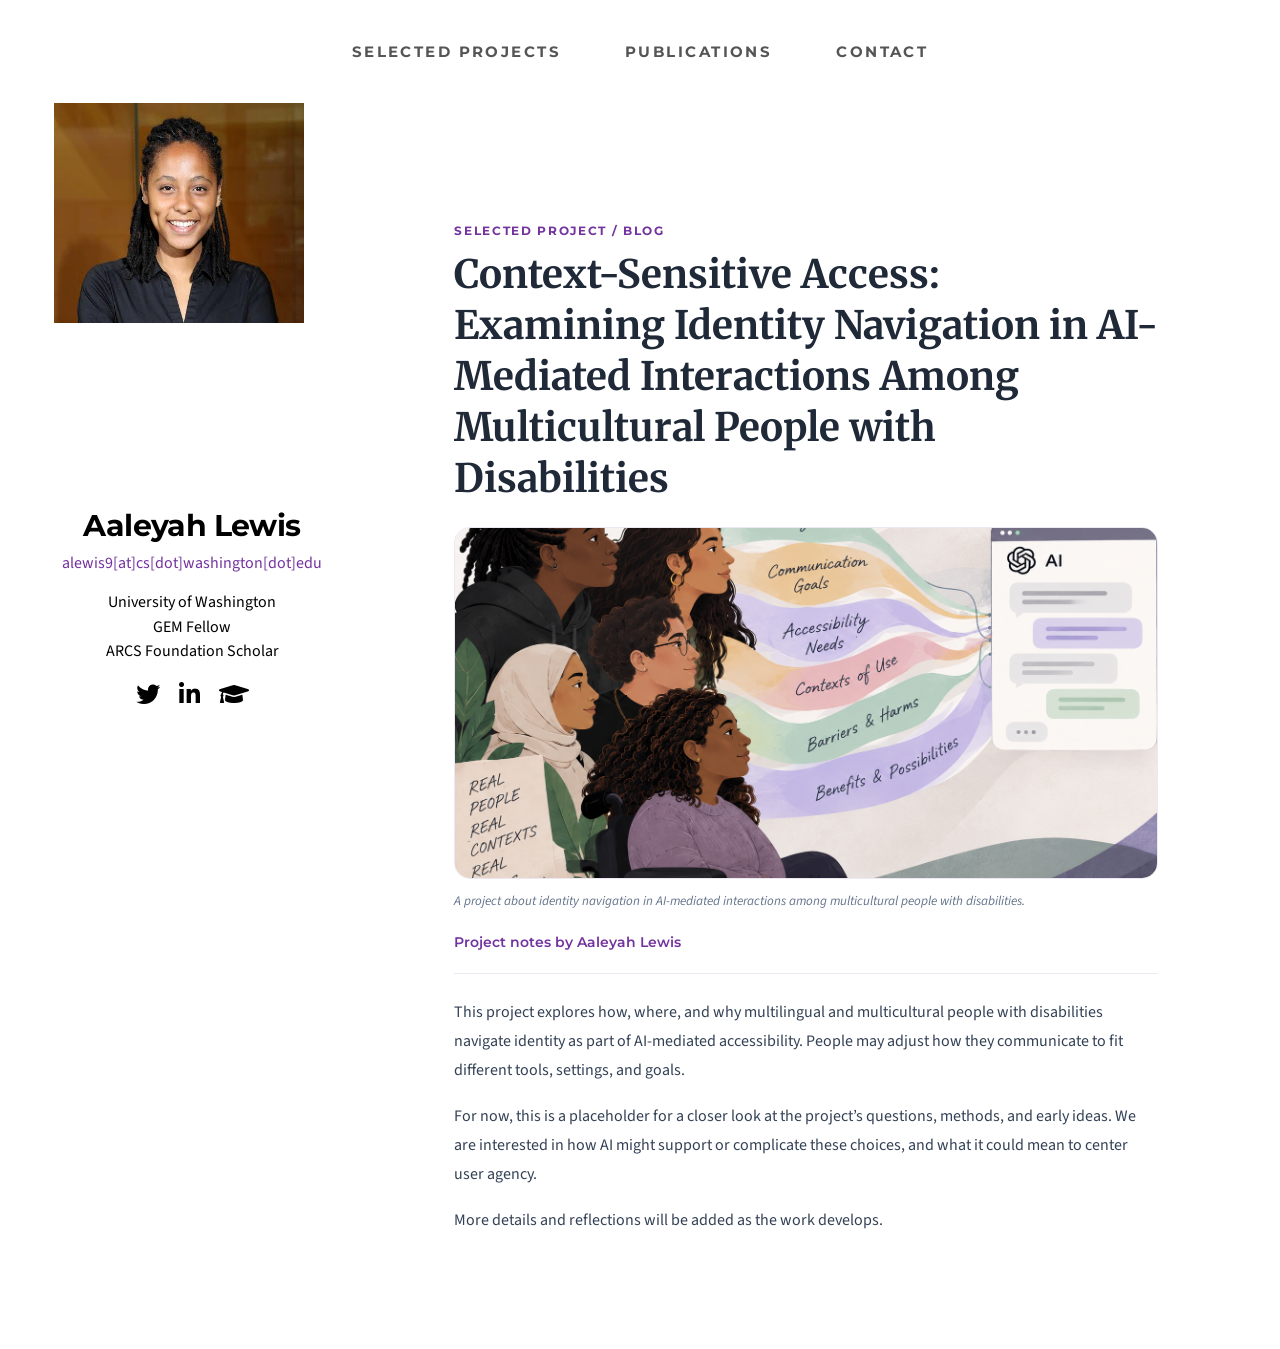
<file: typology.html>
<!DOCTYPE HTML>
<html lang="en">
	<head>
		<title>Context-Sensitive Access | Aaleyah Lewis</title>
		<link rel="icon" type="image/png" href="images/prof1.png">
		<meta charset="utf-8" />
		<meta name="viewport" content="width=device-width, initial-scale=1" />
		<meta name="description" content="A short preview of Aaleyah Lewis's Context-Sensitive Access project." />
		<link rel="stylesheet" href="assets/css/main.css?v=21" />
		<link rel="stylesheet" href="assets/css/typology.css?v=2" />
	</head>
	<body class="is-preload typology-page">
		<header id="header">
			<div class="inner1" style="text-align:center">
				<img src="images/prof1.png" alt="Aaleyah Lewis" width="250" height="227" />
			</div>
			<div class="inner">
				<h1 style="font-size:30px"><strong>Aaleyah Lewis</strong></h1>
				<a href="mailto:alewis9@uw.edu">alewis9[at]cs[dot]washington[dot]edu</a>
				<p class="typology-sidebar__affiliation">
					University of Washington<br />
					GEM Fellow<br />
					ARCS Foundation Scholar
				</p>
				<ul class="icons typology-sidebar__icons" aria-label="Social profiles">
					<li><a href="https://twitter.com/AaleyahLewis" class="icon brands fa-twitter" aria-label="Aaleyah Lewis on Twitter" title="Twitter"><span class="label">Twitter</span></a></li>
					<li><a href="https://linkedin.com/in/aaleyah-lewis" class="icon brands fa-linkedin-in" aria-label="Aaleyah Lewis on LinkedIn" title="LinkedIn"><span class="label">LinkedIn</span></a></li>
					<li><a href="https://scholar.google.com/citations?user=A2YdCkEAAAAJ&amp;hl=en" class="icon solid fa-graduation-cap" aria-label="Aaleyah Lewis on Google Scholar" title="Google Scholar"><span class="label">Google Scholar</span></a></li>
				</ul>
			</div>
		</header>

		<header id="headerNav">
			<nav id="nav" aria-label="Main navigation">
				<ul class="topnav">
					<li><a href="index.html#CurrentWork">Selected Projects</a></li>
					<li><a href="index.html#publication">Publications</a></li>
					<li><a href="index.html#getintouch">Contact</a></li>
				</ul>
			</nav>
		</header>

		<main id="main">
			<article class="typology-post">
				<p class="typology-post__eyebrow">Selected project <span aria-hidden="true">/</span> Blog</p>
				<h1 class="typology-post__title">Context-Sensitive Access: Examining Identity Navigation in AI-Mediated Interactions Among Multicultural People with Disabilities</h1>
				<figure class="typology-post__figure">
					<img src="images/Context-sensitiveAccess2.png" alt="Illustration of diverse disabled people whose identity, communication goals, accessibility needs, contexts, barriers, and possibilities flow into an AI system for AI-mediated access." />
					<figcaption>A project about identity navigation in AI-mediated interactions among multicultural people with disabilities.</figcaption>
				</figure>
				<p class="typology-post__authors">Project notes by Aaleyah Lewis</p>

				<div class="typology-post__body">
					<p>This project explores how, where, and why multilingual and multicultural people with disabilities navigate identity as part of AI-mediated accessibility. People may adjust how they communicate to fit different tools, settings, and goals.</p>
					<p>For now, this is a placeholder for a closer look at the project’s questions, methods, and early ideas. We are interested in how AI might support or complicate these choices, and what it could mean to center user agency.</p>
					<p>More details and reflections will be added as the work develops.</p>
				</div>

			</article>
		</main>
	</body>
</html>
</file>
<file: assets/css/typology.css>
.typology-post__eyebrow {
  color: #73339e;
  font-family: "Montserrat", "Source Sans Pro", Helvetica, sans-serif;
  font-size: 0.74rem;
  font-weight: 700;
  letter-spacing: 0.14em;
  line-height: 1.4;
  margin: 0 0 0.55rem;
  text-transform: uppercase;
}

body:not(.typology-page) #main > section:not(#one) header.major h2 {
  color: #73339e;
  font-family: "Montserrat", "Source Sans Pro", Helvetica, sans-serif;
  font-size: 2em;
  font-weight: 700;
  letter-spacing: 0.14em;
  line-height: 1.2;
  text-transform: uppercase;
}

.blog-preview {
  border: 1px solid #e8e1ed;
  border-radius: 4px;
  display: grid;
  grid-template-columns: minmax(12rem, 0.8fr) minmax(0, 1.2fr);
  overflow: hidden;
}

.blog-preview__image-link {
  display: block;
  min-height: 16rem;
}

.blog-preview__image-link img {
  display: block;
  height: 100%;
  min-height: 16rem;
  object-fit: cover;
  width: 100%;
}

.blog-preview__content {
  align-self: center;
  padding: clamp(1.25rem, 3vw, 2rem);
}

.blog-preview__category {
  color: #73339e;
  font-family: "Montserrat", "Source Sans Pro", Helvetica, sans-serif;
  font-size: 0.72rem;
  font-weight: 700;
  letter-spacing: 0.12em;
  margin: 0 0 0.7rem;
  text-transform: uppercase;
}

.blog-preview__title {
  font-size: clamp(1.15rem, 2vw, 1.5rem);
  line-height: 1.4;
  margin: 0 0 0.75rem;
}

.blog-preview__title a {
  color: inherit;
  text-decoration: none;
}

.blog-preview__title a:hover,
.blog-preview__title a:focus-visible {
  color: #73339e;
}

.blog-preview__excerpt {
  margin: 0 0 0.9rem;
}

.blog-preview__link {
  color: #73339e;
  font-family: "Montserrat", "Source Sans Pro", Helvetica, sans-serif;
  font-size: 0.82rem;
  font-weight: 700;
}

.blog-preview__link:focus-visible,
.blog-preview__title a:focus-visible {
  outline: 3px solid rgba(115, 51, 158, 0.3);
  outline-offset: 3px;
}

#CurrentWork header.major h3 {
  font-size: 17px !important;
}

#CurrentWork .selected-project-media__link {
  font-family: "Montserrat", "Source Sans Pro", Helvetica, sans-serif;
  letter-spacing: 0.08em;
  text-transform: uppercase;
}

#CurrentWork .selected-project-media__actions {
  align-items: center;
  display: flex;
  white-space: nowrap;
}

#CurrentWork .selected-project-media__actions .selected-project-media__link {
  font-size: 0.62rem;
  letter-spacing: 0.04em;
}

#CurrentWork .selected-project-media__separator {
  color: #64748b;
  display: inline-block;
  margin: 0 0.4rem;
}

#CurrentWork .selected-project-media__link:focus-visible {
  outline: 3px solid rgba(115, 51, 158, 0.3);
  outline-offset: 3px;
}

.typology-page #headerNav {
  position: relative;
  z-index: 1;
}

.typology-page #header .inner {
  color: #000000;
}

.typology-page #header .inner h1 {
  color: #000000;
}

.typology-sidebar__affiliation {
  line-height: 1.55;
  margin: 0.8rem 0 0;
}

.typology-sidebar__icons {
  margin: 1rem 0 0;
  text-align: center;
}

.typology-sidebar__icons a {
  color: #000000;
  transition: color 0.18s ease;
}

.typology-sidebar__icons a:hover,
.typology-sidebar__icons a:focus-visible {
  color: #73339e;
}

.typology-sidebar__icons a:focus-visible {
  outline: 3px solid rgba(115, 51, 158, 0.55);
  outline-offset: 4px;
}

@media (prefers-reduced-motion: reduce) {
  .typology-sidebar__icons a {
    transition: none;
  }
}

.typology-page #main {
  padding-top: 4.5rem;
}

#main > article.typology-post {
  background: transparent;
  border: 0;
  border-radius: 0;
  box-shadow: none;
  margin: 0 auto;
  max-width: 52rem;
  padding: clamp(1.25rem, 4vw, 3rem);
}

.typology-post__title {
  color: #1f2937;
  font-family: "Merriweather", Georgia, serif;
  font-size: clamp(1.65rem, 4vw, 2.45rem);
  font-weight: 700;
  line-height: 1.3;
  margin: 0 0 1.5rem;
}

.typology-post__figure {
  margin: 0 0 1rem;
}

.typology-post__figure img {
  aspect-ratio: 16 / 8;
  border: 1px solid #ece7f2;
  border-radius: 16px;
  display: block;
  object-fit: cover;
  width: 100%;
}

.typology-post__figure figcaption {
  color: #64748b;
  font-size: 0.82rem;
  font-style: italic;
  margin-top: 0.5rem;
}

.typology-post__authors {
  border-bottom: 1px solid #ece7f2;
  color: #73339e;
  font-family: "Montserrat", "Source Sans Pro", Helvetica, sans-serif;
  font-size: 0.86rem;
  font-weight: 600;
  line-height: 1.6;
  margin: 0 0 1.5rem;
  padding-bottom: 1.25rem;
}

.typology-post__body p {
  color: #334155;
  font-size: 1rem;
  line-height: 1.8;
  margin: 0 0 1.1rem;
}

@media screen and (max-width: 736px) {
  .typology-page #main {
    padding-top: 2.25rem;
  }

  .blog-preview {
    grid-template-columns: 1fr;
  }

  .blog-preview__image-link,
  .blog-preview__image-link img {
    min-height: 12rem;
    max-height: 18rem;
  }
}
</file>
<file: assets/css/main.css>
@import url("fontawesome-all.min.css");
@import url("https://fonts.googleapis.com/css?family=Source+Sans+Pro:400,400italic");
@import url("https://fonts.googleapis.com/css2?family=Merriweather:wght@400;700&display=swap");
@import url("https://fonts.googleapis.com/css2?family=Montserrat:wght@400;500;600;700&display=swap");

/*
	Strata by HTML5 UP
	html5up.net | @ajlkn
	Free for personal and commercial use under the CCA 3.0 license (html5up.net/license)
*/

html, body, div, span, applet, object,
iframe, h1, h2, h3, h4, h5, h6, p, blockquote,
pre, a, abbr, acronym, address, big, cite,
code, del, dfn, em, img, ins, kbd, q, s, samp,
small, strike, strong, sub, sup, tt, var, b,
u, i, center, dl, dt, dd, ol, ul, li, fieldset,
form, label, legend, table, caption, tbody,
tfoot, thead, tr, th, td, article, aside,
canvas, details, embed, figure, figcaption,
footer, header, hgroup, menu, nav, output, ruby,
section, summary, time, mark, audio, video {
	margin: 0;
	padding: 0;
	border: 0;
	font-size: 100%;
	font: inherit;
	vertical-align: baseline;}

article, aside, details, figcaption, figure,
footer, header, hgroup, menu, nav, section {
	display: block;}


body {
	line-height: 1;
}

bb {
  font-weight: bold;
}
	

ol, ul {
	list-style: none;
}

blockquote, q {
	quotes: none;
}

	blockquote:before, blockquote:after, q:before, q:after {
		content: '';
		content: none;
	}

table {
	border-collapse: collapse;
	border-spacing: 0;
}

body {
	-webkit-text-size-adjust: none;
}


/* Add a black background color to the top navigation */
.topnav {
	background-color: transparent;
	overflow: hidden;
	outline: none;
	}
	.name{
	float: left;
	color: white;
	background-color: transparent;
	}
	/* Style the links inside the navigation bar */
	.topnav a {
	float: right;
	color: black;
	text-align: center;
	padding: 14px 16px;
	text-decoration: none;
	font-size: 17px;
	}
	/* Change the color of links on hover */
	.topnav a:hover {
	background-color: #ddd;
	color: black;
	}
	/* Add a color to the active/current link */
	.topnav a.active a:focus{
	background-color: #73339E;
	color: white;
	outline: none;
	}


mark {
	background-color: transparent;
	color: inherit;
}

input::-moz-focus-inner {
	border: 0;
	padding: 0;
}

input, select, textarea {
	-moz-appearance: none;
	-webkit-appearance: none;
	-ms-appearance: none;
	appearance: none;
}

/* Basic */

	html {
		box-sizing: border-box;
	}

	*, *:before, *:after {
		box-sizing: inherit;
	}

	body {
		background: #fff;
	}

		body.is-preload *, body.is-preload *:before, body.is-preload *:after {
			-moz-animation: none !important;
			-webkit-animation: none !important;
			-ms-animation: none !important;
			animation: none !important;
			-moz-transition: none !important;
			-webkit-transition: none !important;
			-ms-transition: none !important;
			transition: none !important;
		}

	body, input, select, textarea {
		color: #a2a2a2;
		font-family: "Source Sans Pro", Helvetica, sans-serif;
		font-size: 16pt;
		font-weight: 400;
		line-height: 1.75em;
	}

	a {
		-moz-transition: color 0.2s ease-in-out, border-color 0.2s ease-in-out;
		-webkit-transition: color 0.2s ease-in-out, border-color 0.2s ease-in-out;
		-ms-transition: color 0.2s ease-in-out, border-color 0.2s ease-in-out;
		transition: color 0.2s ease-in-out, border-color 0.2s ease-in-out;
		color: #73339E;
		text-decoration: none;
	}

		a:hover {
			border-bottom-color: transparent;
			color: #73339E !important;
			text-decoration: underline;
		}

	strong, b {
		color: black;
		font-weight: 900;
		text-shadow: 0.42px 0 0 rgba(65, 65, 65, 0.45), -0.42px 0 0 rgba(65, 65, 65, 0.45);
	}

	em, i {
		font-style: italic;
	}

	p {
		margin: 0 0 2em 0;
		color: black;
	}

	h1, h2, h3, h4, h5, h6 {
		color: black;
		font-weight: 400;
		line-height: 1em;
		margin: 0 0 1em 0;
	}

		h1 a, h2 a, h3 a, h4 a, h5 a, h6 a {
			color: inherit;
			text-decoration: none;
		}

	h1 {
		font-size: 2em;
		line-height: 1.5em;
	}

	h2 {
		font-size: 1.5em;
		line-height: 1.5em;
	}

	h3 {
		font-size: 1.25em;
		line-height: 1.5em;
	}

	h4 {
		font-size: 1.1em;
		line-height: 1.5em;
	}

	h5 {
		font-size: 0.9em;
		line-height: 1.5em;
	}

	h6 {
		font-size: 0.7em;
		line-height: 1.5em;
	}

	sub {
		font-size: 0.8em;
		position: relative;
		top: 0.5em;
	}

	sup {
		font-size: 0.8em;
		position: relative;
		top: -0.5em;
	}

	hr {
		border: 0;
		border-bottom: solid 2px #efefef;
		margin: 2em 0;
	}

		hr.major {
			margin: 3em 0;
		}

	blockquote {
		border-left: solid 6px #efefef;
		font-style: italic;
		margin: 0 0 2em 0;
		padding: 0.5em 0 0.5em 1.5em;
	}

	code {
		background: #f7f7f7;
		border-radius: 0.35em;
		border: solid 2px #efefef;
		font-family: "Courier New", monospace;
		font-size: 0.9em;
		margin: 0 0.25em;
		padding: 0.25em 0.65em;
	}

	pre {
		-webkit-overflow-scrolling: touch;
		font-family: "Courier New", monospace;
		font-size: 0.9em;
		margin: 0 0 2em 0;
	}

		pre code {
			display: block;
			line-height: 1.75em;
			padding: 1em 1.5em;
			overflow-x: auto;
		}

	.align-left {
		text-align: left;
	}

	.align-center {
		text-align: center;
	}

	.align-right {
		text-align: right;
	}

/* Container */

	.container {
		margin: 0 auto;
		max-width: calc(100% - 4em);
		width: 100%;
	}

		.container.xsmall {
			width: 25%;
		}

		.container.small {
			width: 50%;
		}

		.container.medium {
			width: 75%;
		}

		.container.large {
			width: 125%;
		}

		.container.xlarge {
			width: 150%;
		}

		.container.max {
			width: 100%;
		}

		@media screen and (max-width: 980px) {

			.container {
				width: 100% !important;
				max-width: 100% !important;
			}

		}

		@media screen and (max-width: 480px) {

			.container {
				max-width: calc(100% - 3em);
			}

		}

/* Row */

	.row {
		display: flex;
		flex-wrap: wrap;
		box-sizing: border-box;
		align-items: stretch;
	}

		.row > * {
			box-sizing: border-box;
		}

		.row.gtr-uniform > * > :last-child {
			margin-bottom: 0;
		}

		.row.aln-left {
			justify-content: flex-start;
		}

		.row.aln-center {
			justify-content: center;
		}

		.row.aln-right {
			justify-content: flex-end;
		}

		.row.aln-top {
			align-items: flex-start;
		}

		.row.aln-middle {
			align-items: center;
		}

		.row.aln-bottom {
			align-items: flex-end;
		}

		.row > .imp {
			order: -1;
		}

		.row > .col-1 {
			width: 8.33333%;
		}

		.row > .off-1 {
			margin-left: 8.33333%;
		}

		.row > .col-2 {
			width: 16.66667%;
		}

		.row > .off-2 {
			margin-left: 16.66667%;
		}

		.row > .col-3 {
			width: 25%;
		}

		.row > .off-3 {
			margin-left: 25%;
		}

		.row > .col-4 {
			width: 33.33333%;
		}

		.row > .off-4 {
			margin-left: 33.33333%;
		}

		.row > .col-5 {
			width: 41.66667%;
		}

		.row > .off-5 {
			margin-left: 41.66667%;
		}

		.row > .col-6 {
			width: 50%;
		}

		.row > .off-6 {
			margin-left: 50%;
		}

		.row > .col-7 {
			width: 58.33333%;
		}

		.row > .off-7 {
			margin-left: 58.33333%;
		}

		.row > .col-8 {
			width: 66.66667%;
		}

		.row > .off-8 {
			margin-left: 66.66667%;
		}

		.row > .col-9 {
			width: 75%;
		}

		.row > .off-9 {
			margin-left: 75%;
		}

		.row > .col-10 {
			width: 83.33333%;
		}

		.row > .off-10 {
			margin-left: 83.33333%;
		}

		.row > .col-11 {
			width: 91.66667%;
		}

		.row > .off-11 {
			margin-left: 91.66667%;
		}

		.row > .col-12 {
			width: 100%;
		}

		.row > .off-12 {
			margin-left: 100%;
		}

		.row.gtr-0 {
			margin-top: 0;
			margin-left: 0em;
		}

			.row.gtr-0 > * {
				padding: 0 0 0 0em;
			}

			.row.gtr-0.gtr-uniform {
				margin-top: 0em;
			}

				.row.gtr-0.gtr-uniform > * {
					padding-top: 0em;
				}

		.row.gtr-25 {
			margin-top: 0;
			margin-left: -0.625em;
		}

			.row.gtr-25 > * {
				padding: 0 0 0 0.625em;
			}

			.row.gtr-25.gtr-uniform {
				margin-top: -0.625em;
			}

				.row.gtr-25.gtr-uniform > * {
					padding-top: 0.625em;
				}

		.row.gtr-50 {
			margin-top: 0;
			margin-left: -1.25em;
		}

			.row.gtr-50 > * {
				padding: 0 0 0 1.25em;
			}

			.row.gtr-50.gtr-uniform {
				margin-top: -1.25em;
			}

				.row.gtr-50.gtr-uniform > * {
					padding-top: 1.25em;
				}

		.row {
			margin-top: 0;
			margin-left: -2.5em;
		}

			.row > * {
				padding: 0 0 0 2.5em;
			}

			.row.gtr-uniform {
				margin-top: -2.5em;
			}

				.row.gtr-uniform > * {
					padding-top: 2.5em;
				}

		.row.gtr-150 {
			margin-top: 0;
			margin-left: -3.75em;
		}

			.row.gtr-150 > * {
				padding: 0 0 0 3.75em;
			}

			.row.gtr-150.gtr-uniform {
				margin-top: -3.75em;
			}

				.row.gtr-150.gtr-uniform > * {
					padding-top: 3.75em;
				}

		.row.gtr-200 {
			margin-top: 0;
			margin-left: -5em;
		}

			.row.gtr-200 > * {
				padding: 0 0 0 5em;
			}

			.row.gtr-200.gtr-uniform {
				margin-top: -5em;
			}

				.row.gtr-200.gtr-uniform > * {
					padding-top: 5em;
				}

		@media screen and (max-width: 1800px) {

			.row {
				display: flex;
				flex-wrap: wrap;
				box-sizing: border-box;
				align-items: stretch;
			}

				.row > * {
					box-sizing: border-box;
				}

				.row.gtr-uniform > * > :last-child {
					margin-bottom: 0;
				}

				.row.aln-left {
					justify-content: flex-start;
				}

				.row.aln-center {
					justify-content: center;
				}

				.row.aln-right {
					justify-content: flex-end;
				}

				.row.aln-top {
					align-items: flex-start;
				}

				.row.aln-middle {
					align-items: center;
				}

				.row.aln-bottom {
					align-items: flex-end;
				}

				.row > .imp-xlarge {
					order: -1;
				}

				.row > .col-1-xlarge {
					width: 8.33333%;
				}

				.row > .off-1-xlarge {
					margin-left: 8.33333%;
				}

				.row > .col-2-xlarge {
					width: 16.66667%;
				}

				.row > .off-2-xlarge {
					margin-left: 16.66667%;
				}

				.row > .col-3-xlarge {
					width: 25%;
				}

				.row > .off-3-xlarge {
					margin-left: 25%;
				}

				.row > .col-4-xlarge {
					width: 33.33333%;
				}

				.row > .off-4-xlarge {
					margin-left: 33.33333%;
				}

				.row > .col-5-xlarge {
					width: 41.66667%;
				}

				.row > .off-5-xlarge {
					margin-left: 41.66667%;
				}

				.row > .col-6-xlarge {
					width: 50%;
				}

				.row > .off-6-xlarge {
					margin-left: 50%;
				}

				.row > .col-7-xlarge {
					width: 58.33333%;
				}

				.row > .off-7-xlarge {
					margin-left: 58.33333%;
				}

				.row > .col-8-xlarge {
					width: 66.66667%;
				}

				.row > .off-8-xlarge {
					margin-left: 66.66667%;
				}

				.row > .col-9-xlarge {
					width: 75%;
				}

				.row > .off-9-xlarge {
					margin-left: 75%;
				}

				.row > .col-10-xlarge {
					width: 83.33333%;
				}

				.row > .off-10-xlarge {
					margin-left: 83.33333%;
				}

				.row > .col-11-xlarge {
					width: 91.66667%;
				}

				.row > .off-11-xlarge {
					margin-left: 91.66667%;
				}

				.row > .col-12-xlarge {
					width: 100%;
				}

				.row > .off-12-xlarge {
					margin-left: 100%;
				}

				.row.gtr-0 {
					margin-top: 0;
					margin-left: 0em;
				}

					.row.gtr-0 > * {
						padding: 0 0 0 0em;
					}

					.row.gtr-0.gtr-uniform {
						margin-top: 0em;
					}

						.row.gtr-0.gtr-uniform > * {
							padding-top: 0em;
						}

				.row.gtr-25 {
					margin-top: 0;
					margin-left: -0.625em;
				}

					.row.gtr-25 > * {
						padding: 0 0 0 0.625em;
					}

					.row.gtr-25.gtr-uniform {
						margin-top: -0.625em;
					}

						.row.gtr-25.gtr-uniform > * {
							padding-top: 0.625em;
						}

				.row.gtr-50 {
					margin-top: 0;
					margin-left: -1.25em;
				}

					.row.gtr-50 > * {
						padding: 0 0 0 1.25em;
					}

					.row.gtr-50.gtr-uniform {
						margin-top: -1.25em;
					}

						.row.gtr-50.gtr-uniform > * {
							padding-top: 1.25em;
						}

				.row {
					margin-top: 0;
					margin-left: -2.5em;
				}

					.row > * {
						padding: 0 0 0 2.5em;
					}

					.row.gtr-uniform {
						margin-top: -2.5em;
					}

						.row.gtr-uniform > * {
							padding-top: 2.5em;
						}

				.row.gtr-150 {
					margin-top: 0;
					margin-left: -3.75em;
				}

					.row.gtr-150 > * {
						padding: 0 0 0 3.75em;
					}

					.row.gtr-150.gtr-uniform {
						margin-top: -3.75em;
					}

						.row.gtr-150.gtr-uniform > * {
							padding-top: 3.75em;
						}

				.row.gtr-200 {
					margin-top: 0;
					margin-left: -5em;
				}

					.row.gtr-200 > * {
						padding: 0 0 0 5em;
					}

					.row.gtr-200.gtr-uniform {
						margin-top: -5em;
					}

						.row.gtr-200.gtr-uniform > * {
							padding-top: 5em;
						}

		}

		@media screen and (max-width: 1280px) {

			.row {
				display: flex;
				flex-wrap: wrap;
				box-sizing: border-box;
				align-items: stretch;
			}

				.row > * {
					box-sizing: border-box;
				}

				.row.gtr-uniform > * > :last-child {
					margin-bottom: 0;
				}

				.row.aln-left {
					justify-content: flex-start;
				}

				.row.aln-center {
					justify-content: center;
				}

				.row.aln-right {
					justify-content: flex-end;
				}

				.row.aln-top {
					align-items: flex-start;
				}

				.row.aln-middle {
					align-items: center;
				}

				.row.aln-bottom {
					align-items: flex-end;
				}

				.row > .imp-large {
					order: -1;
				}

				.row > .col-1-large {
					width: 8.33333%;
				}

				.row > .off-1-large {
					margin-left: 8.33333%;
				}

				.row > .col-2-large {
					width: 16.66667%;
				}

				.row > .off-2-large {
					margin-left: 16.66667%;
				}

				.row > .col-3-large {
					width: 25%;
				}

				.row > .off-3-large {
					margin-left: 25%;
				}

				.row > .col-4-large {
					width: 33.33333%;
				}

				.row > .off-4-large {
					margin-left: 33.33333%;
				}

				.row > .col-5-large {
					width: 41.66667%;
				}

				.row > .off-5-large {
					margin-left: 41.66667%;
				}

				.row > .col-6-large {
					width: 50%;
				}

				.row > .off-6-large {
					margin-left: 50%;
				}

				.row > .col-7-large {
					width: 58.33333%;
				}

				.row > .off-7-large {
					margin-left: 58.33333%;
				}

				.row > .col-8-large {
					width: 66.66667%;
				}

				.row > .off-8-large {
					margin-left: 66.66667%;
				}

				.row > .col-9-large {
					width: 75%;
				}

				.row > .off-9-large {
					margin-left: 75%;
				}

				.row > .col-10-large {
					width: 83.33333%;
				}

				.row > .off-10-large {
					margin-left: 83.33333%;
				}

				.row > .col-11-large {
					width: 91.66667%;
				}

				.row > .off-11-large {
					margin-left: 91.66667%;
				}

				.row > .col-12-large {
					width: 100%;
				}

				.row > .off-12-large {
					margin-left: 100%;
				}

				.row.gtr-0 {
					margin-top: 0;
					margin-left: 0em;
				}

					.row.gtr-0 > * {
						padding: 0 0 0 0em;
					}

					.row.gtr-0.gtr-uniform {
						margin-top: 0em;
					}

						.row.gtr-0.gtr-uniform > * {
							padding-top: 0em;
						}

				.row.gtr-25 {
					margin-top: 0;
					margin-left: -0.5em;
				}

					.row.gtr-25 > * {
						padding: 0 0 0 0.5em;
					}

					.row.gtr-25.gtr-uniform {
						margin-top: -0.5em;
					}

						.row.gtr-25.gtr-uniform > * {
							padding-top: 0.5em;
						}

				.row.gtr-50 {
					margin-top: 0;
					margin-left: -1em;
				}

					.row.gtr-50 > * {
						padding: 0 0 0 1em;
					}

					.row.gtr-50.gtr-uniform {
						margin-top: -1em;
					}

						.row.gtr-50.gtr-uniform > * {
							padding-top: 1em;
						}

				.row {
					margin-top: 0;
					margin-left: -2em;
				}

					.row > * {
						padding: 0 0 0 2em;
					}

					.row.gtr-uniform {
						margin-top: -2em;
					}

						.row.gtr-uniform > * {
							padding-top: 2em;
						}

				.row.gtr-150 {
					margin-top: 0;
					margin-left: -3em;
				}

					.row.gtr-150 > * {
						padding: 0 0 0 3em;
					}

					.row.gtr-150.gtr-uniform {
						margin-top: -3em;
					}

						.row.gtr-150.gtr-uniform > * {
							padding-top: 3em;
						}

				.row.gtr-200 {
					margin-top: 0;
					margin-left: -4em;
				}

					.row.gtr-200 > * {
						padding: 0 0 0 4em;
					}

					.row.gtr-200.gtr-uniform {
						margin-top: -4em;
					}

						.row.gtr-200.gtr-uniform > * {
							padding-top: 4em;
						}

		}

		@media screen and (max-width: 980px) {

			.row {
				display: flex;
				flex-wrap: wrap;
				box-sizing: border-box;
				align-items: stretch;
			}

				.row > * {
					box-sizing: border-box;
				}

				.row.gtr-uniform > * > :last-child {
					margin-bottom: 0;
				}

				.row.aln-left {
					justify-content: flex-start;
				}

				.row.aln-center {
					justify-content: center;
				}

				.row.aln-right {
					justify-content: flex-end;
				}

				.row.aln-top {
					align-items: flex-start;
				}

				.row.aln-middle {
					align-items: center;
				}

				.row.aln-bottom {
					align-items: flex-end;
				}

				.row > .imp-medium {
					order: -1;
				}

				.row > .col-1-medium {
					width: 8.33333%;
				}

				.row > .off-1-medium {
					margin-left: 8.33333%;
				}

				.row > .col-2-medium {
					width: 16.66667%;
				}

				.row > .off-2-medium {
					margin-left: 16.66667%;
				}

				.row > .col-3-medium {
					width: 25%;
				}

				.row > .off-3-medium {
					margin-left: 25%;
				}

				.row > .col-4-medium {
					width: 33.33333%;
				}

				.row > .off-4-medium {
					margin-left: 33.33333%;
				}

				.row > .col-5-medium {
					width: 41.66667%;
				}

				.row > .off-5-medium {
					margin-left: 41.66667%;
				}

				.row > .col-6-medium {
					width: 50%;
				}

				.row > .off-6-medium {
					margin-left: 50%;
				}

				.row > .col-7-medium {
					width: 58.33333%;
				}

				.row > .off-7-medium {
					margin-left: 58.33333%;
				}

				.row > .col-8-medium {
					width: 66.66667%;
				}

				.row > .off-8-medium {
					margin-left: 66.66667%;
				}

				.row > .col-9-medium {
					width: 75%;
				}

				.row > .off-9-medium {
					margin-left: 75%;
				}

				.row > .col-10-medium {
					width: 83.33333%;
				}

				.row > .off-10-medium {
					margin-left: 83.33333%;
				}

				.row > .col-11-medium {
					width: 91.66667%;
				}

				.row > .off-11-medium {
					margin-left: 91.66667%;
				}

				.row > .col-12-medium {
					width: 100%;
				}

				.row > .off-12-medium {
					margin-left: 100%;
				}

				.row.gtr-0 {
					margin-top: 0;
					margin-left: 0em;
				}

					.row.gtr-0 > * {
						padding: 0 0 0 0em;
					}

					.row.gtr-0.gtr-uniform {
						margin-top: 0em;
					}

						.row.gtr-0.gtr-uniform > * {
							padding-top: 0em;
						}

				.row.gtr-25 {
					margin-top: 0;
					margin-left: -0.5em;
				}

					.row.gtr-25 > * {
						padding: 0 0 0 0.5em;
					}

					.row.gtr-25.gtr-uniform {
						margin-top: -0.5em;
					}

						.row.gtr-25.gtr-uniform > * {
							padding-top: 0.5em;
						}

				.row.gtr-50 {
					margin-top: 0;
					margin-left: -1em;
				}

					.row.gtr-50 > * {
						padding: 0 0 0 1em;
					}

					.row.gtr-50.gtr-uniform {
						margin-top: -1em;
					}

						.row.gtr-50.gtr-uniform > * {
							padding-top: 1em;
						}

				.row {
					margin-top: 0;
					margin-left: -2em;
				}

					.row > * {
						padding: 0 0 0 2em;
					}

					.row.gtr-uniform {
						margin-top: -2em;
					}

						.row.gtr-uniform > * {
							padding-top: 2em;
						}

				.row.gtr-150 {
					margin-top: 0;
					margin-left: -3em;
				}

					.row.gtr-150 > * {
						padding: 0 0 0 3em;
					}

					.row.gtr-150.gtr-uniform {
						margin-top: -3em;
					}

						.row.gtr-150.gtr-uniform > * {
							padding-top: 3em;
						}

				.row.gtr-200 {
					margin-top: 0;
					margin-left: -4em;
				}

					.row.gtr-200 > * {
						padding: 0 0 0 4em;
					}

					.row.gtr-200.gtr-uniform {
						margin-top: -4em;
					}

						.row.gtr-200.gtr-uniform > * {
							padding-top: 4em;
						}

		}

		@media screen and (max-width: 736px) {

			.row {
				display: flex;
				flex-wrap: wrap;
				box-sizing: border-box;
				align-items: stretch;
			}

				.row > * {
					box-sizing: border-box;
				}

				.row.gtr-uniform > * > :last-child {
					margin-bottom: 0;
				}

				.row.aln-left {
					justify-content: flex-start;
				}

				.row.aln-center {
					justify-content: center;
				}

				.row.aln-right {
					justify-content: flex-end;
				}

				.row.aln-top {
					align-items: flex-start;
				}

				.row.aln-middle {
					align-items: center;
				}

				.row.aln-bottom {
					align-items: flex-end;
				}

				.row > .imp-small {
					order: -1;
				}

				.row > .col-1-small {
					width: 8.33333%;
				}

				.row > .off-1-small {
					margin-left: 8.33333%;
				}

				.row > .col-2-small {
					width: 16.66667%;
				}

				.row > .off-2-small {
					margin-left: 16.66667%;
				}

				.row > .col-3-small {
					width: 25%;
				}

				.row > .off-3-small {
					margin-left: 25%;
				}

				.row > .col-4-small {
					width: 33.33333%;
				}

				.row > .off-4-small {
					margin-left: 33.33333%;
				}

				.row > .col-5-small {
					width: 41.66667%;
				}

				.row > .off-5-small {
					margin-left: 41.66667%;
				}

				.row > .col-6-small {
					width: 50%;
				}

				.row > .off-6-small {
					margin-left: 50%;
				}

				.row > .col-7-small {
					width: 58.33333%;
				}

				.row > .off-7-small {
					margin-left: 58.33333%;
				}

				.row > .col-8-small {
					width: 66.66667%;
				}

				.row > .off-8-small {
					margin-left: 66.66667%;
				}

				.row > .col-9-small {
					width: 75%;
				}

				.row > .off-9-small {
					margin-left: 75%;
				}

				.row > .col-10-small {
					width: 83.33333%;
				}

				.row > .off-10-small {
					margin-left: 83.33333%;
				}

				.row > .col-11-small {
					width: 91.66667%;
				}

				.row > .off-11-small {
					margin-left: 91.66667%;
				}

				.row > .col-12-small {
					width: 100%;
				}

				.row > .off-12-small {
					margin-left: 100%;
				}

				.row.gtr-0 {
					margin-top: 0;
					margin-left: 0em;
				}

					.row.gtr-0 > * {
						padding: 0 0 0 0em;
					}

					.row.gtr-0.gtr-uniform {
						margin-top: 0em;
					}

						.row.gtr-0.gtr-uniform > * {
							padding-top: 0em;
						}

				.row.gtr-25 {
					margin-top: 0;
					margin-left: -0.375em;
				}

					.row.gtr-25 > * {
						padding: 0 0 0 0.375em;
					}

					.row.gtr-25.gtr-uniform {
						margin-top: -0.375em;
					}

						.row.gtr-25.gtr-uniform > * {
							padding-top: 0.375em;
						}

				.row.gtr-50 {
					margin-top: 0;
					margin-left: -0.75em;
				}

					.row.gtr-50 > * {
						padding: 0 0 0 0.75em;
					}

					.row.gtr-50.gtr-uniform {
						margin-top: -0.75em;
					}

						.row.gtr-50.gtr-uniform > * {
							padding-top: 0.75em;
						}

				.row {
					margin-top: 0;
					margin-left: -1.5em;
				}

					.row > * {
						padding: 0 0 0 1.5em;
					}

					.row.gtr-uniform {
						margin-top: -1.5em;
					}

						.row.gtr-uniform > * {
							padding-top: 1.5em;
						}

				.row.gtr-150 {
					margin-top: 0;
					margin-left: -2.25em;
				}

					.row.gtr-150 > * {
						padding: 0 0 0 2.25em;
					}

					.row.gtr-150.gtr-uniform {
						margin-top: -2.25em;
					}

						.row.gtr-150.gtr-uniform > * {
							padding-top: 2.25em;
						}

				.row.gtr-200 {
					margin-top: 0;
					margin-left: -3em;
				}

					.row.gtr-200 > * {
						padding: 0 0 0 3em;
					}

					.row.gtr-200.gtr-uniform {
						margin-top: -3em;
					}

						.row.gtr-200.gtr-uniform > * {
							padding-top: 3em;
						}

		}

		@media screen and (max-width: 480px) {

			.row {
				display: flex;
				flex-wrap: wrap;
				box-sizing: border-box;
				align-items: stretch;
			}

				.row > * {
					box-sizing: border-box;
				}

				.row.gtr-uniform > * > :last-child {
					margin-bottom: 0;
				}

				.row.aln-left {
					justify-content: flex-start;
				}

				.row.aln-center {
					justify-content: center;
				}

				.row.aln-right {
					justify-content: flex-end;
				}

				.row.aln-top {
					align-items: flex-start;
				}

				.row.aln-middle {
					align-items: center;
				}

				.row.aln-bottom {
					align-items: flex-end;
				}

				.row > .imp-xsmall {
					order: -1;
				}

				.row > .col-1-xsmall {
					width: 8.33333%;
				}

				.row > .off-1-xsmall {
					margin-left: 8.33333%;
				}

				.row > .col-2-xsmall {
					width: 16.66667%;
				}

				.row > .off-2-xsmall {
					margin-left: 16.66667%;
				}

				.row > .col-3-xsmall {
					width: 25%;
				}

				.row > .off-3-xsmall {
					margin-left: 25%;
				}

				.row > .col-4-xsmall {
					width: 33.33333%;
				}

				.row > .off-4-xsmall {
					margin-left: 33.33333%;
				}

				.row > .col-5-xsmall {
					width: 41.66667%;
				}

				.row > .off-5-xsmall {
					margin-left: 41.66667%;
				}

				.row > .col-6-xsmall {
					width: 50%;
				}

				.row > .off-6-xsmall {
					margin-left: 50%;
				}

				.row > .col-7-xsmall {
					width: 58.33333%;
				}

				.row > .off-7-xsmall {
					margin-left: 58.33333%;
				}

				.row > .col-8-xsmall {
					width: 66.66667%;
				}

				.row > .off-8-xsmall {
					margin-left: 66.66667%;
				}

				.row > .col-9-xsmall {
					width: 75%;
				}

				.row > .off-9-xsmall {
					margin-left: 75%;
				}

				.row > .col-10-xsmall {
					width: 83.33333%;
				}

				.row > .off-10-xsmall {
					margin-left: 83.33333%;
				}

				.row > .col-11-xsmall {
					width: 91.66667%;
				}

				.row > .off-11-xsmall {
					margin-left: 91.66667%;
				}

				.row > .col-12-xsmall {
					width: 100%;
				}

				.row > .off-12-xsmall {
					margin-left: 100%;
				}

				.row.gtr-0 {
					margin-top: 0;
					margin-left: 0em;
				}

					.row.gtr-0 > * {
						padding: 0 0 0 0em;
					}

					.row.gtr-0.gtr-uniform {
						margin-top: 0em;
					}

						.row.gtr-0.gtr-uniform > * {
							padding-top: 0em;
						}

				.row.gtr-25 {
					margin-top: 0;
					margin-left: -0.375em;
				}

					.row.gtr-25 > * {
						padding: 0 0 0 0.375em;
					}

					.row.gtr-25.gtr-uniform {
						margin-top: -0.375em;
					}

						.row.gtr-25.gtr-uniform > * {
							padding-top: 0.375em;
						}

				.row.gtr-50 {
					margin-top: 0;
					margin-left: -0.75em;
				}

					.row.gtr-50 > * {
						padding: 0 0 0 0.75em;
					}

					.row.gtr-50.gtr-uniform {
						margin-top: -0.75em;
					}

						.row.gtr-50.gtr-uniform > * {
							padding-top: 0.75em;
						}

				.row {
					margin-top: 0;
					margin-left: -1.5em;
				}

					.row > * {
						padding: 0 0 0 1.5em;
					}

					.row.gtr-uniform {
						margin-top: -1.5em;
					}

						.row.gtr-uniform > * {
							padding-top: 1.5em;
						}

				.row.gtr-150 {
					margin-top: 0;
					margin-left: -2.25em;
				}

					.row.gtr-150 > * {
						padding: 0 0 0 2.25em;
					}

					.row.gtr-150.gtr-uniform {
						margin-top: -2.25em;
					}

						.row.gtr-150.gtr-uniform > * {
							padding-top: 2.25em;
						}

				.row.gtr-200 {
					margin-top: 0;
					margin-left: -3em;
				}

					.row.gtr-200 > * {
						padding: 0 0 0 3em;
					}

					.row.gtr-200.gtr-uniform {
						margin-top: -3em;
					}

						.row.gtr-200.gtr-uniform > * {
							padding-top: 3em;
						}

		}

/* Section/Article */

	section.special, article.special {
		text-align: center;
	}

	header p {
		color: black;
		position: relative;
		margin: 0 0 1.5em 0;
	}

	header h2 + p {
		font-size: 1.25em;
		margin-top: -1em;
		line-height: 1.5em;
	}

	header h3 + p {
		font-size: 1.1em;
		margin-top: -0.8em;
		line-height: 1.5em;
	}

	header h4 + p,
	header h5 + p,
	header h6 + p {
		font-size: 0.9em;
		margin-top: -0.6em;
		line-height: 1.5em;
	}

	header.major h2 {
		font-size: 2em;
	}

header.major.intro-hero {
  display: -moz-flex;
  display: -webkit-flex;
  display: -ms-flexbox;
  display: flex;
  -moz-flex-direction: column;
  -webkit-flex-direction: column;
  -ms-flex-direction: column;
  flex-direction: column;
  -moz-align-items: flex-start;
  -webkit-align-items: flex-start;
  -ms-align-items: flex-start;
  align-items: flex-start;
  gap: 0;
  margin-bottom: 5rem;
  text-align: left;
}
header.major.intro-hero p,
header.major.intro-hero h2 {
  font-family: "Montserrat", "Source Sans Pro", Helvetica, sans-serif;
}
header.major.intro-hero .intro-hero__greeting {
  color: #6b7280;
  font-size: 1.25rem;
  font-weight: 500;
  line-height: 1.08;
  margin: 0 0 0.35rem 0;
  max-width: 100%;
  padding: 0;
}
header.major.intro-hero .intro-hero__name {
  color: #73339e;
  font-size: clamp(2.10rem, 6vw, 4.00rem);
  font-weight: 700;
  letter-spacing: -0.02em;
  line-height: 1;
  margin: 0;
  max-width: 100%;
  padding: 0;
}
}
header.major.intro-hero .intro-hero__jobtitle {
  color: #73339e;
  font-size: clamp(1.55rem, 4vw, 2.70rem);
  font-weight: 700;
  letter-spacing: -0.02em;
  line-height: 1;
  margin: 0;
  max-width: 100%;
  padding: 0;
}
header.major.intro-hero .intro-hero__tagline {
  color: #6b7280;
  font-size: clamp(1.95rem, 5vw, 3.0rem);
  font-weight: 700;
  letter-spacing: -0.02em;
  line-height: 1;
  margin: 0;
  max-width: 100%;
  padding: 0.08em 0 0 0;
}
@media screen and (max-width: 480px) {
  header.major.intro-hero {
    margin-bottom: 3.5rem;
  }
}

#ResearchInterest.research-interests .research-interests__header.major {
  margin-bottom: 1.7rem;
}

#ResearchInterest.research-interests .research-interests__header.major h2.research-interests__title {
  margin-bottom: 0;
}

#ResearchInterest.research-interests .research-interests__lead {
  color: #64748b;
  font-size: 0.98rem;
  font-weight: 400;
  line-height: 1.62;
  margin: 0.7em 0 0 0;
  max-width: 42rem;
}

#ResearchInterest.research-interests .research-interests__topics {
  display: -moz-flex;
  display: -webkit-flex;
  display: -ms-flexbox;
  display: flex;
  -moz-flex-wrap: wrap;
  -webkit-flex-wrap: wrap;
  -ms-flex-wrap: wrap;
  flex-wrap: wrap;
  gap: 0.62rem 0.72rem;
  list-style: none;
  margin: 0;
  padding: 0.7em 0 0 0;
}

#ResearchInterest.research-interests .research-interests__topics li.research-interests__pill {
  background: transparent;
  border: 0;
  border-radius: 0;
  box-shadow: none;
  color: #334155;
  font-family: "Montserrat", "Source Sans Pro", Helvetica, sans-serif;
  font-size: 0.88rem;
  font-weight: 600;
  letter-spacing: 0.04em;
  line-height: 1.2;
  margin: 0;
  padding: 0;
}

#ResearchInterest.research-interests .research-interests__topics li.research-interests__pill:not(:first-child)::before {
  color: #73339e;
  content: "|";
  display: inline-block;
  margin-right: 0.55rem;
}

#headerNav {
  background: #ffffff;
  overflow: visible;
  padding: 1.85rem 1rem;
}

#nav {
  overflow: visible;
}

#headerNav .topnav {
  display: -moz-flex;
  display: -webkit-flex;
  display: -ms-flexbox;
  display: flex;
  -moz-align-items: center;
  -webkit-align-items: center;
  -ms-align-items: center;
  align-items: center;
  -moz-justify-content: center;
  -webkit-justify-content: center;
  -ms-justify-content: center;
  justify-content: center;
  -moz-flex-wrap: wrap;
  -webkit-flex-wrap: wrap;
  -ms-flex-wrap: wrap;
  flex-wrap: wrap;
  gap: 0.85rem 1.25rem;
  list-style: none;
  margin: 0;
  overflow: visible;
  padding: 0;
}

#headerNav .topnav li {
  margin: 0;
  padding: 0;
}

#headerNav .topnav a {
  border: 2px solid transparent;
  border-radius: 999px;
  color: #555555;
  display: inline-block;
  font-family: "Montserrat", "Source Sans Pro", Helvetica, sans-serif;
  font-size: 0.95rem;
  font-weight: 700;
  letter-spacing: 0.16em;
  line-height: 1;
  padding: 0.78rem 1.25rem;
  text-decoration: none;
  text-transform: uppercase;
  -moz-transition: background-color 0.2s ease, box-shadow 0.2s ease, color 0.2s ease;
  -webkit-transition: background-color 0.2s ease, box-shadow 0.2s ease, color 0.2s ease;
  -ms-transition: background-color 0.2s ease, box-shadow 0.2s ease, color 0.2s ease;
  transition: background-color 0.2s ease, box-shadow 0.2s ease, color 0.2s ease;
}

#headerNav .topnav a:hover,
#headerNav .topnav a:focus-visible,
#headerNav .topnav a.is-active,
#headerNav .topnav a[aria-current=page] {
  background: #f6effa;
  border-color: #d7b3ee;
  box-shadow: none;
  color: #73339e !important;
}

#headerNav .topnav a:focus-visible {
  outline: 3px solid rgba(115, 51, 158, 0.35);
  outline-offset: 4px;
}

/* Highlights timeline */
#Highlights.highlights .highlights__intro {
  color: #64748b;
  font-size: 0.98rem;
  line-height: 1.6;
  margin-top: -0.4rem;
}

#Highlights.highlights .highlights__timeline {
  display: grid;
  gap: 0.9rem;
  list-style: none;
  margin: 1.5rem 0 0 0;
  padding: 0;
}

#Highlights.highlights .highlight-card {
  align-items: start;
  background: #ffffff;
  border: 0;
  border-left: 4px solid #d7b3ee;
  border-radius: 0;
  box-shadow: none;
  display: grid;
  gap: 0.9rem;
  grid-template-columns: 6.5rem 1fr;
  padding: 1rem 1.15rem;
  transition: transform 0.2s ease, box-shadow 0.2s ease, border-color 0.2s ease;
}

#Highlights.highlights .highlight-card:hover,
#Highlights.highlights .highlight-card:focus-within {
  border-left-color: #73339e;
  box-shadow: none;
  transform: translateY(-2px);
}

#Highlights.highlights .highlight-card__year {
  background: transparent;
  border: 0;
  border-radius: 0;
  color: #73339e;
  display: inline-block;
  font-family: "Montserrat", "Source Sans Pro", Helvetica, sans-serif;
  font-size: 0.78rem;
  font-weight: 700;
  letter-spacing: 0.08em;
  line-height: 1;
  padding: 0.55rem 0.75rem;
  text-align: center;
}

#Highlights.highlights .highlight-card p {
  color: #334155;
  line-height: 1.65;
  margin: 0;
}

#Highlights.highlights .highlight-card a {
  color: #73339e;
  font-weight: 700;
}

@media screen and (max-width: 600px) {
  #Highlights.highlights .highlight-card {
    grid-template-columns: 1fr;
  }

  #Highlights.highlights .highlight-card__year {
    width: fit-content;
  }
}

/* Contact panel */
#getintouch.contact-panel {
  padding-bottom: 1rem;
}

#getintouch.contact-panel .contact-panel__card {
  align-items: center;
  display: grid;
  gap: 2rem;
  grid-template-columns: minmax(0, 1.15fr) minmax(17rem, 0.85fr);
}

#getintouch.contact-panel .contact-panel__header {
  margin: 0;
}

#getintouch.contact-panel .contact-panel__eyebrow {
  color: #73339e;
  font-family: "Montserrat", "Source Sans Pro", Helvetica, sans-serif;
  font-size: 0.78rem;
  font-weight: 700;
  letter-spacing: 0.18em;
  line-height: 1;
  margin: 0 0 0.75rem 0;
  text-transform: uppercase;
}

#getintouch.contact-panel .contact-panel__header h2 {
  color: #1f2937;
  margin-bottom: 0.75rem;
}

#getintouch.contact-panel .contact-panel__intro {
  color: #64748b;
  font-size: 1rem;
  line-height: 1.65;
  margin: 0;
  max-width: 38rem;
}

#getintouch.contact-panel .contact-panel__details {
  font-style: normal;
}

#getintouch.contact-panel .contact-panel__email {
  align-items: center;
  color: #334155;
  display: flex;
  gap: 1rem;
  text-decoration: none;
}

#getintouch.contact-panel .contact-panel__email:hover,
#getintouch.contact-panel .contact-panel__email:focus-visible {
  color: #1f2937;
  text-decoration: underline;
  text-underline-offset: 0.2em;
}

#getintouch.contact-panel .contact-panel__email:focus-visible {
  outline: 3px solid rgba(115, 51, 158, 0.3);
  outline-offset: 4px;
}

#getintouch.contact-panel .contact-panel__icon {
  align-items: center;
  background: #f6effa;
  border-radius: 50%;
  color: #73339e;
  display: inline-flex;
  flex: 0 0 3rem;
  height: 3rem;
  justify-content: center;
  width: 3rem;
}

#getintouch.contact-panel .contact-panel__label {
  color: #64748b;
  display: block;
  font-family: "Montserrat", "Source Sans Pro", Helvetica, sans-serif;
  font-size: 0.72rem;
  font-weight: 700;
  letter-spacing: 0.14em;
  line-height: 1;
  margin-bottom: 0.45rem;
  text-transform: uppercase;
}

#getintouch.contact-panel .contact-panel__value {
  color: #1f2937;
  display: block;
  font-size: 1.02rem;
  font-weight: 700;
  line-height: 1.35;
}

#getintouch.contact-panel .contact-panel__actions {
  display: flex;
  flex-wrap: wrap;
  gap: 0.75rem;
  margin-top: 1rem;
}

#getintouch.contact-panel .contact-panel__button {
  background: #73339e;
  border: 2px solid #73339e;
  border-radius: 999px;
  color: #ffffff !important;
  display: inline-block;
  font-family: "Montserrat", "Source Sans Pro", Helvetica, sans-serif;
  font-size: 0.78rem;
  font-weight: 700;
  letter-spacing: 0.1em;
  line-height: 1;
  padding: 0.85rem 1rem;
  text-decoration: none;
  text-transform: uppercase;
  transition: background-color 0.2s ease, color 0.2s ease, transform 0.2s ease;
}

#getintouch.contact-panel .contact-panel__button:hover,
#getintouch.contact-panel .contact-panel__button:focus-visible {
  background: #5f2786;
  border-color: #5f2786;
  transform: translateY(-1px);
}

#getintouch.contact-panel .contact-panel__button--ghost {
  background: transparent;
  color: #73339e !important;
}

#getintouch.contact-panel .contact-panel__button--ghost:hover,
#getintouch.contact-panel .contact-panel__button--ghost:focus-visible {
  background: #f6effa;
  border-color: #d7b3ee;
  color: #73339e !important;
}

@media screen and (max-width: 736px) {
  #getintouch.contact-panel .contact-panel__card {
    grid-template-columns: 1fr;
  }
}

#CurrentWork .selected-project {
  margin: 0 0 2em;
}

#CurrentWork .selected-project-media {
  align-items: flex-start;
  display: grid;
  gap: 1.25rem;
  grid-template-columns: minmax(10rem, 13rem) minmax(0, 1fr);
}

#CurrentWork .selected-project-media__figure {
  align-self: start;
}

#CurrentWork .selected-project__content h3 {
  margin-top: 0;
}

#CurrentWork .selected-project-media__figure {
  background: #fbf8fd;
  border: 1px solid #ece7f2;
  border-radius: 0;
  box-shadow: 0 8px 24px rgba(15, 23, 42, 0.06);
  margin: 0;
  overflow: hidden;
}

#CurrentWork .selected-project-media__figure img {
  border-radius: 0;
  display: block;
  height: auto;
  width: 100%;
}

#CurrentWork .selected-project-media__figure figcaption {
  background: #ffffff;
  border-top: 1px solid #ece7f2;
  padding: 0.72rem 0.85rem;
}

#CurrentWork .selected-project-media__link {
  border: 0;
  color: #73339e;
  display: inline-block;
  font-family: "Montserrat", "Source Sans Pro", Helvetica, sans-serif;
  font-size: 0.82rem;
  font-weight: 700;
  line-height: 1.35;
  text-decoration: none;
}

#CurrentWork .selected-project-media__link:hover,
#CurrentWork .selected-project-media__link:focus-visible {
  color: #5f2786 !important;
  text-decoration: underline;
  text-underline-offset: 0.22em;
}

#CurrentWork .selected-project-media__link:focus-visible {
  outline: 3px solid rgba(115, 51, 158, 0.3);
  outline-offset: 3px;
}

#CurrentWork .selected-project-media p {
  margin-top: 0;
}

@media screen and (max-width: 736px) {
  #CurrentWork .selected-project-media {
    grid-template-areas:
      "title"
      "image"
      "summary";
    grid-template-columns: minmax(0, 1fr);
  }

  #CurrentWork .selected-project__content {
    display: contents;
  }

  #CurrentWork .selected-project__content h3 {
    grid-area: title;
  }

  #CurrentWork .selected-project-media__figure {
    grid-area: image;
  }

  #CurrentWork .selected-project__content p {
    grid-area: summary;
  }

  #CurrentWork .selected-project-media__figure {
    max-width: 18rem;
  }
}

/* Publication PDF links */
#publication a[href$=".pdf"] {
  background: #f6effa;
  border: 1px solid #d7b3ee;
  border-radius: 999px;
  color: #73339e !important;
  display: inline-block;
  font-family: "Montserrat", "Source Sans Pro", Helvetica, sans-serif;
  font-size: 0.72rem;
  font-weight: 700;
  letter-spacing: 0.08em;
  line-height: 1;
  margin-left: 0.35rem;
  padding: 0.42rem 0.68rem;
  text-decoration: none;
  text-transform: uppercase;
  transition: background-color 0.2s ease, border-color 0.2s ease, color 0.2s ease, transform 0.2s ease;
}

#publication a[href$=".pdf"]:hover,
#publication a[href$=".pdf"]:focus-visible {
  background: #73339e;
  border-color: #73339e;
  color: #ffffff !important;
  text-decoration: underline;
  text-underline-offset: 0.18em;
  transform: translateY(-1px);
}

#publication .google-scholar-profile {
  color: #73339e;
  font-family: "Montserrat", "Source Sans Pro", Helvetica, sans-serif;
  font-size: clamp(1rem, 1.15vw, 1.2rem);
  font-weight: 700;
  letter-spacing: 0.12em;
  line-height: 1.2;
  text-decoration: none;
  text-transform: uppercase;
}

#publication .google-scholar-profile:hover,
#publication .google-scholar-profile:focus-visible {
  color: #73339e;
  text-decoration: underline;
  text-underline-offset: 0.18em;
}

#publication .google-scholar-profile:focus-visible {
  outline: 3px solid rgba(115, 51, 158, 0.3);
  outline-offset: 3px;
}

#publication .publication-venue {
  color: #73339e;
  font-weight: 700;
}

#publication .publication-entry {
  border-left: 4px solid #d7b3ee;
  margin-bottom: 1.5rem;
  padding-left: 1rem;
}

#publication a[href$=".pdf"]:focus-visible {
  outline: 3px solid rgba(115, 51, 158, 0.3);
  outline-offset: 3px;
}

/* Form */

	form {
		margin: 0 0 2em 0;
	}

	label {
		color: #787878;
		display: block;
		font-size: 0.9em;
		font-weight: 400;
		margin: 0 0 1em 0;
	}

	input[type="text"],
	input[type="password"],
	input[type="email"],
	select,
	textarea {
		-moz-appearance: none;
		-webkit-appearance: none;
		-ms-appearance: none;
		appearance: none;
		background: #f7f7f7;
		border-radius: 0.35em;
		border: solid 2px transparent;
		color: inherit;
		display: block;
		outline: 0;
		padding: 0 0.75em;
		text-decoration: none;
		width: 100%;
	}

		input[type="text"]:invalid,
		input[type="password"]:invalid,
		input[type="email"]:invalid,
		select:invalid,
		textarea:invalid {
			box-shadow: none;
		}

		input[type="text"]:focus,
		input[type="password"]:focus,
		input[type="email"]:focus,
		select:focus,
		textarea:focus {
			border-color: #73339E;
		}

	select {
		background-image: url("data:image/svg+xml;charset=utf8,%3Csvg xmlns='http://www.w3.org/2000/svg' width='40' height='40' preserveAspectRatio='none' viewBox='0 0 40 40'%3E%3Cpath d='M9.4,12.3l10.4,10.4l10.4-10.4c0.2-0.2,0.5-0.4,0.9-0.4c0.3,0,0.6,0.1,0.9,0.4l3.3,3.3c0.2,0.2,0.4,0.5,0.4,0.9 c0,0.4-0.1,0.6-0.4,0.9L20.7,31.9c-0.2,0.2-0.5,0.4-0.9,0.4c-0.3,0-0.6-0.1-0.9-0.4L4.3,17.3c-0.2-0.2-0.4-0.5-0.4-0.9 c0-0.4,0.1-0.6,0.4-0.9l3.3-3.3c0.2-0.2,0.5-0.4,0.9-0.4S9.1,12.1,9.4,12.3z' fill='%23dfdfdf' /%3E%3C/svg%3E");
		background-size: 1.25rem;
		background-repeat: no-repeat;
		background-position: calc(100% - 1rem) center;
		height: 2.75em;
		padding-right: 2.75em;
		text-overflow: ellipsis;
	}

		select option {
			color: #787878;
			background: #fff;
		}

		select:focus::-ms-value {
			background-color: transparent;
		}

		select::-ms-expand {
			display: none;
		}

	input[type="text"],
	input[type="password"],
	input[type="email"],
	select {
		height: 2.75em;
	}

	textarea {
		padding: 0.75em;
	}

	input[type="checkbox"],
	input[type="radio"] {
		-moz-appearance: none;
		-webkit-appearance: none;
		-ms-appearance: none;
		appearance: none;
		display: block;
		float: left;
		margin-right: -2em;
		opacity: 0;
		width: 1em;
		z-index: -1;
	}

		input[type="checkbox"] + label,
		input[type="radio"] + label {
			text-decoration: none;
			color: #a2a2a2;
			cursor: pointer;
			display: inline-block;
			font-size: 1em;
			font-weight: 400;
			padding-left: 2.4em;
			padding-right: 0.75em;
			position: relative;
		}

			input[type="checkbox"] + label:before,
			input[type="radio"] + label:before {
				-moz-osx-font-smoothing: grayscale;
				-webkit-font-smoothing: antialiased;
				display: inline-block;
				font-style: normal;
				font-variant: normal;
				text-rendering: auto;
				line-height: 1;
				text-transform: none !important;
				font-family: 'Font Awesome 5 Free';
				font-weight: 900;
			}

			input[type="checkbox"] + label:before,
			input[type="radio"] + label:before {
				background: #f7f7f7;
				border-radius: 0.35em;
				border: solid 2px transparent;
				content: '';
				display: inline-block;
				font-size: 0.8em;
				height: 2.0625em;
				left: 0;
				line-height: 1.85625em;
				position: absolute;
				text-align: center;
				top: 0;
				width: 2.0625em;
			}

		input[type="checkbox"]:checked + label:before,
		input[type="radio"]:checked + label:before {
			background: #787878;
			border-color: #787878;
			color: #fff;
			content: '\f00c';
		}

		input[type="checkbox"]:focus + label:before,
		input[type="radio"]:focus + label:before {
			border-color: #73339E;
		}

	input[type="checkbox"] + label:before {
		border-radius: 0.35em;
	}

	input[type="radio"] + label:before {
		border-radius: 100%;
	}

	::-webkit-input-placeholder {
		color: #b2b2b2 !important;
		opacity: 1.0;
	}

	:-moz-placeholder {
		color: #b2b2b2 !important;
		opacity: 1.0;
	}

	::-moz-placeholder {
		color: #b2b2b2 !important;
		opacity: 1.0;
	}

	:-ms-input-placeholder {
		color: #b2b2b2 !important;
		opacity: 1.0;
	}

/* Box */

	.box {
		border-radius: 0.35em;
		border: solid 2px #efefef;
		margin-bottom: 2em;
		padding: 1.5em;
	}

		.box > :last-child,
		.box > :last-child > :last-child,
		.box > :last-child > :last-child > :last-child {
			margin-bottom: 0;
		}

		.box.alt {
			border: 0;
			border-radius: 0;
			padding: 0;
		}

/* Icon */

	.icon {
		text-decoration: none;
		border-bottom: none;
		position: relative;
	}

		.icon:before {
			-moz-osx-font-smoothing: grayscale;
			-webkit-font-smoothing: antialiased;
			display: inline-block;
			font-style: normal;
			font-variant: normal;
			text-rendering: auto;
			line-height: 1;
			text-transform: none !important;
			font-family: 'Font Awesome 5 Free';
			font-weight: 400;
		}

		.icon > .label {
			display: none;
		}

		.icon:before {
			line-height: inherit;
		}

		.icon.solid:before {
			font-weight: 900;
		}

		.icon.brands:before {
			font-family: 'Font Awesome 5 Brands';
		}

/* Image */

	.image {
		border-radius: 0em;
		border: 0;
		display: inline-block;
		position: relative;
	}

		.image:before {
			-moz-transition: opacity 0.2s ease-in-out;
			-webkit-transition: opacity 0.2s ease-in-out;
			-ms-transition: opacity 0.2s ease-in-out;
			transition: opacity 0.2s ease-in-out;
			background: url("images/overlay.png");
			border-radius: 0.35em;
			content: '';
			display: block;
			height: 100%;
			left: 0;
			opacity: 0.5;
			position: absolute;
			top: 0;
			width: 100%;
		}

		.image.thumb {
			text-align: center;
		}

			.image.thumb:after {
				-moz-transition: opacity 0.2s ease-in-out;
				-webkit-transition: opacity 0.2s ease-in-out;
				-ms-transition: opacity 0.2s ease-in-out;
				transition: opacity 0.2s ease-in-out;
				border-radius: 0.35em;
				border: solid 3px rgba(255, 255, 255, 0.5);
				color: #fff;
				content: 'View';
				display: inline-block;
				font-size: 0.8em;
				font-weight: 400;
				left: 50%;
				line-height: 2.25em;
				margin: -1.25em 0 0 -3em;
				opacity: 0;
				padding: 0 1.5em;
				position: absolute;
				text-align: center;
				text-decoration: none;
				top: 50%;
				white-space: nowrap;
			}

			.image.thumb:hover:after {
				opacity: 1.0;
			}

			.image.thumb:hover:before {
				background: url("images/overlay.png"), url("images/overlay.png");
				opacity: 1.0;
			}

		.image img {
			border-radius: 0em;
			display: block;
		}

		.image.left {
			float: left;
			margin: 0 1.5em 1em 0;
			top: 0.25em;
		}

		.image.right {
			float: right;
			margin: 0 0 1em 1.5em;
			top: 0.25em;
		}

		.image.left, .image.right {
			max-width: 100%;
		}

			.image.left img, .image.right img {
				width: 100%;
			}

		.image.fit {
			display: block;
			margin: 0 0 2em 0;
			width: 100%;
		}

			.image.fit img {
				width: 100%;
			}

		.image.avatar {
			border-radius: 100%;
		}

			.image.avatar:before {
				display: none;
			}

			.image.avatar img {
				border-radius: 100%;
			}

/* List */

	ol {
		list-style: decimal;
		margin: 0 0 2em 0;
		padding-left: 1.25em;
	}

		ol li {
			padding-left: 0.25em;
		}

	ul {
		list-style: disc;
		margin: 0 0 2em 0;
		padding-left: 1em;
		color: black
	}

		ul li {
			padding-left: 0.5em;
		}

		ul.alt {
			list-style: none;
			padding-left: 0;
		}

			ul.alt li {
				border-top: solid 2px #efefef;
				padding: 0.5em 0;
			}

				ul.alt li:first-child {
					border-top: 0;
					padding-top: 0;
				}

	dl {
		margin: 0 0 2em 0;
	}

/* Icons */

	ul.icons {
		cursor: default;
		list-style: none;
		padding-left: 0;
	}

		ul.icons li {
			display: inline-block;
			padding: 0 1em 0 0;
		}

			ul.icons li:last-child {
				padding-right: 0;
			}

			ul.icons li .icon:before {
				font-size: 1.5em;
			}

			#footer .icons a:focus-visible {
				outline: 3px solid rgba(115, 51, 158, 0.55);
				outline-offset: 4px;
			}

/* Labeled Icons */

	ul.labeled-icons {
		list-style: none;
		padding: 0;
	}

		ul.labeled-icons li {
			line-height: 1.75em;
			margin: 1.5em 0 0 0;
			padding-left: 2.25em;
			position: relative;
		}

			ul.labeled-icons li:first-child {
				margin-top: 0;
			}

			ul.labeled-icons li a {
				color: inherit;
			}

			ul.labeled-icons li h3 {
				color: black;
				left: 0;
				position: absolute;
				text-align: center;
				top: 0;
				width: 1em;
			}

/* Actions */

	ul.actions {
		display: -moz-flex;
		display: -webkit-flex;
		display: -ms-flex;
		display: flex;
		cursor: default;
		list-style: none;
		margin-left: -1em;
		padding-left: 0;
	}

		ul.actions li {
			padding: 0 0 0 1em;
			vertical-align: middle;
		}

		ul.actions.special {
			-moz-justify-content: center;
			-webkit-justify-content: center;
			-ms-justify-content: center;
			justify-content: center;
			width: 100%;
			margin-left: 0;
		}

			ul.actions.special li:first-child {
				padding-left: 0;
			}

		ul.actions.stacked {
			-moz-flex-direction: column;
			-webkit-flex-direction: column;
			-ms-flex-direction: column;
			flex-direction: column;
			margin-left: 0;
		}

			ul.actions.stacked li {
				padding: 1.3em 0 0 0;
			}

				ul.actions.stacked li:first-child {
					padding-top: 0;
				}

		ul.actions.fit {
			width: calc(100% + 1em);
		}

			ul.actions.fit li {
				-moz-flex-grow: 1;
				-webkit-flex-grow: 1;
				-ms-flex-grow: 1;
				flex-grow: 1;
				-moz-flex-shrink: 1;
				-webkit-flex-shrink: 1;
				-ms-flex-shrink: 1;
				flex-shrink: 1;
				width: 100%;
			}

				ul.actions.fit li > * {
					width: 100%;
				}

			ul.actions.fit.stacked {
				width: 100%;
			}

		@media screen and (max-width: 480px) {

			ul.actions:not(.fixed) {
				-moz-flex-direction: column;
				-webkit-flex-direction: column;
				-ms-flex-direction: column;
				flex-direction: column;
				margin-left: 0;
				width: 100% !important;
			}

				ul.actions:not(.fixed) li {
					-moz-flex-grow: 1;
					-webkit-flex-grow: 1;
					-ms-flex-grow: 1;
					flex-grow: 1;
					-moz-flex-shrink: 1;
					-webkit-flex-shrink: 1;
					-ms-flex-shrink: 1;
					flex-shrink: 1;
					padding: 1em 0 0 0;
					text-align: center;
					width: 100%;
				}

					ul.actions:not(.fixed) li > * {
						width: 100%;
					}

					ul.actions:not(.fixed) li:first-child {
						padding-top: 0;
					}

					ul.actions:not(.fixed) li input[type="submit"],
					ul.actions:not(.fixed) li input[type="reset"],
					ul.actions:not(.fixed) li input[type="button"],
					ul.actions:not(.fixed) li button,
					ul.actions:not(.fixed) li .button {
						width: 100%;
					}

						ul.actions:not(.fixed) li input[type="submit"].icon:before,
						ul.actions:not(.fixed) li input[type="reset"].icon:before,
						ul.actions:not(.fixed) li input[type="button"].icon:before,
						ul.actions:not(.fixed) li button.icon:before,
						ul.actions:not(.fixed) li .button.icon:before {
							margin-left: -0.5em;
						}

		}

/* Table */

	.table-wrapper {
		-webkit-overflow-scrolling: touch;
		overflow-x: auto;
	}

	table {
		margin: 0 0 2em 0;
		width: 100%;
	}

		table tbody tr {
			border: solid 1px #efefef;
			border-left: 0;
			border-right: 0;
		}

			table tbody tr:nth-child(2n + 1) {
				background-color: #f7f7f7;
			}

		table td {
			padding: 0.75em 0.75em;
		}

		table th {
			color: #787878;
			font-size: 0.9em;
			font-weight: 400;
			padding: 0 0.75em 0.75em 0.75em;
			text-align: left;
		}

		table thead {
			border-bottom: solid 2px #efefef;
		}

		table tfoot {
			border-top: solid 2px #efefef;
		}

		table.alt {
			border-collapse: separate;
		}

			table.alt tbody tr td {
				border: solid 2px #efefef;
				border-left-width: 0;
				border-top-width: 0;
			}

				table.alt tbody tr td:first-child {
					border-left-width: 2px;
				}

			table.alt tbody tr:first-child td {
				border-top-width: 2px;
			}

			table.alt thead {
				border-bottom: 0;
			}

			table.alt tfoot {
				border-top: 0;
			}

/* Button */

	input[type="submit"],
	input[type="reset"],
	input[type="button"],
	.button {
		-moz-appearance: none;
		-webkit-appearance: none;
		-ms-appearance: none;
		appearance: none;
		-moz-transition: background-color 0.2s ease-in-out, color 0.2s ease-in-out, border-color 0.2s ease-in-out;
		-webkit-transition: background-color 0.2s ease-in-out, color 0.2s ease-in-out, border-color 0.2s ease-in-out;
		-ms-transition: background-color 0.2s ease-in-out, color 0.2s ease-in-out, border-color 0.2s ease-in-out;
		transition: background-color 0.2s ease-in-out, color 0.2s ease-in-out, border-color 0.2s ease-in-out;
		background-color: transparent;
		border-radius: 0.35em;
		border: solid 3px #73339E;
		color: #73339E !important;
		cursor: pointer;
		display: inline-block;
		font-weight: 400;
		height: 3.15em;
		height: calc(2.75em + 6px);
		line-height: 2.75em;
		min-width: 10em;
		padding: 0 1.5em;
		text-align: center;
		text-decoration: none;
		white-space: nowrap;
	}

	#one .actions .button {
		border-radius: 0;
	}

		input[type="submit"]:hover,
		input[type="reset"]:hover,
		input[type="button"]:hover,
		.button:hover {
			border-color: #73339E;
			color: #73339E !important;
		}

		input[type="submit"]:active,
		input[type="reset"]:active,
		input[type="button"]:active,
		.button:active {
			background-color: rgba(73, 191, 157, 0.1);
			border-color: #73339E;
			color: #73339E !important;
		}

		input[type="submit"].icon,
		input[type="reset"].icon,
		input[type="button"].icon,
		.button.icon {
			padding-left: 1.35em;
		}

			input[type="submit"].icon:before,
			input[type="reset"].icon:before,
			input[type="button"].icon:before,
			.button.icon:before {
				margin-right: 0.5em;
			}

		input[type="submit"].fit,
		input[type="reset"].fit,
		input[type="button"].fit,
		.button.fit {
			min-width: 0;
			width: 100%;
		}

		input[type="submit"].small,
		input[type="reset"].small,
		input[type="button"].small,
		.button.small {
			font-size: 0.8em;
		}

		input[type="submit"].large,
		input[type="reset"].large,
		input[type="button"].large,
		.button.large {
			font-size: 1.35em;
		}

		input[type="submit"].primary,
		input[type="reset"].primary,
		input[type="button"].primary,
		.button.primary {
			background-color: #73339E;
			border-color: #73339E;
			color: #ffffff !important;
		}

			input[type="submit"].primary:hover,
			input[type="reset"].primary:hover,
			input[type="button"].primary:hover,
			.button.primary:hover {
				background-color: #5cc6a7;
				border-color: #5cc6a7;
			}

			input[type="submit"].primary:active,
			input[type="reset"].primary:active,
			input[type="button"].primary:active,
			.button.primary:active {
				background-color: #3eb08f;
				border-color: #3eb08f;
			}

		input[type="submit"].disabled, input[type="submit"]:disabled,
		input[type="reset"].disabled,
		input[type="reset"]:disabled,
		input[type="button"].disabled,
		input[type="button"]:disabled,
		.button.disabled,
		.button:disabled {
			background-color: #73339E !important;
			border-color: #73339E !important;
			color: #73339E !important;
			cursor: default;
		}

/* Work Item */

	.work-item {
		margin: 0 0 2em 0;
	}

		.work-item .image {
			margin: 0 0 1.5em 0;
		}

		.work-item h3 {
			font-size: 1em;
			margin: 0 0 0.5em 0;
		}

		.work-item p {
			font-size: 0.8em;
			line-height: 1.5em;
			margin: 0;
		}

/* Header */

	#header {
		display: -moz-flex;
		display: -webkit-flex;
		display: -ms-flex;
		display: flex;
		-moz-flex-direction: column;
		-webkit-flex-direction: column;
		-ms-flex-direction: column;
		flex-direction: column;
		-moz-align-items: -moz-flex-end;
		-webkit-align-items: -webkit-flex-end;
		-ms-align-items: -ms-flex-end;
		align-items: flex-end;
		-moz-justify-content: space-between;
		-webkit-justify-content: space-between;
		-ms-justify-content: space-between;
		justify-content: space-between;
		background-color: transparent;
		background-attachment: scroll,								scroll;
		
		background-position: top left,							top left;
		background-repeat: repeat,								no-repeat;
		background-size: auto,								150%;
		color: black;
		height: 100%;
		left: 0;
		padding: 8em 4em;
		position: fixed;
		text-align: right;
		top: 0;
		width: 26%;
	}

		#header > * {
			-moz-flex-shrink: 0;
			-webkit-flex-shrink: 0;
			-ms-flex-shrink: 0;
			flex-shrink: 0;
			width: 100%;
		}

		#header > .inner1 {
			-moz-flex-grow: 1;
			-webkit-flex-grow: 1;
			-ms-flex-grow: 1;
			flex-grow: 1;
			font-family: "Montserrat", "Source Sans Pro", Helvetica, sans-serif;
  			font-weight: 600;
  			letter-spacing: -0.01em;
  			line-height: 1.55;
			margin: 0 0 2em 0;
			padding-right: 27px;
		}

		#header > .inner {
			-moz-flex-grow: 1;
			-webkit-flex-grow: 1;
			-ms-flex-grow: 1;
			flex-grow: 1;
			margin: 0 0 2em 0;
			text-align: center;
		}

		#header strong, #header b {
			color: black;
			font-weight: 700;
  			text-shadow: none;
		}

		#header h2, #header h3, #header h4, #header h5, #header h6 {
			color: black;
		}

		#header h1 {
			color: rgba(255, 255, 255, 0.5);
			font-family: "Montserrat", "Source Sans Pro", Helvetica, sans-serif;
  			font-size: 1.45em;
  			font-weight: 600;
			letter-spacing: -0.02em;
 			line-height: 1.55em;
			margin: 0;
		}

		#header .image.avatar {
			margin: 0 0 1em 0;
		}

/* Footer */

	#footer .icons {
		margin: 1em 0 0 0;
		text-align: center;
	}

		#footer .icons a {
			color: rgba(255, 255, 255, 0.4);
		}

	#footer .copyright {
		color: rgba(255, 255, 255, 0.4);
		font-size: 0.8em;
		list-style: none;
		margin: 1em 0 0 0;
		padding: 0;
	}

		#footer .copyright li {
			border-left: solid 1px rgba(255, 255, 255, 0.25);
			display: inline-block;
			line-height: 1em;
			margin-left: 0.75em;
			padding-left: 0.75em;
		}

			#footer .copyright li:first-child {
				border-left: 0;
				margin-left: 0;
				padding-left: 0;
			}

			#footer .copyright li a {
				color: inherit;
			}

/* Main */

	#main {
  		margin-left: 28%;
 		max-width: 58em;
		/* first one adjusts height of where the about me starts */
  		padding: 8em 3em 4em 3em;
  		width: calc(100% - 28%);
	}

		#main > section {
			border-top: solid 2px #efefef;
			margin: 4em 0 0 0;
			padding: 4em 0 0 0;
		}

			#main > section:first-child {
				border-top: 0;
				margin-top: 0;
				padding-top: 0;
			}

/* Poptrox */

	@-moz-keyframes spin {
		0% {
			-moz-transform: rotate(0deg);
			-webkit-transform: rotate(0deg);
			-ms-transform: rotate(0deg);
			transform: rotate(0deg);
		}

		100% {
			-moz-transform: rotate(360deg);
			-webkit-transform: rotate(360deg);
			-ms-transform: rotate(360deg);
			transform: rotate(360deg);
		}
	}

	@-webkit-keyframes spin {
		0% {
			-moz-transform: rotate(0deg);
			-webkit-transform: rotate(0deg);
			-ms-transform: rotate(0deg);
			transform: rotate(0deg);
		}

		100% {
			-moz-transform: rotate(360deg);
			-webkit-transform: rotate(360deg);
			-ms-transform: rotate(360deg);
			transform: rotate(360deg);
		}
	}

	@-ms-keyframes spin {
		0% {
			-moz-transform: rotate(0deg);
			-webkit-transform: rotate(0deg);
			-ms-transform: rotate(0deg);
			transform: rotate(0deg);
		}

		100% {
			-moz-transform: rotate(360deg);
			-webkit-transform: rotate(360deg);
			-ms-transform: rotate(360deg);
			transform: rotate(360deg);
		}
	}

	@keyframes spin {
		0% {
			-moz-transform: rotate(0deg);
			-webkit-transform: rotate(0deg);
			-ms-transform: rotate(0deg);
			transform: rotate(0deg);
		}

		100% {
			-moz-transform: rotate(360deg);
			-webkit-transform: rotate(360deg);
			-ms-transform: rotate(360deg);
			transform: rotate(360deg);
		}
	}

	.poptrox-popup {
		-moz-box-sizing: content-box;
		-webkit-box-sizing: content-box;
		-ms-box-sizing: content-box;
		box-sizing: content-box;
		-webkit-tap-highlight-color: rgba(255, 255, 255, 0);
		background: #fff;
		border-radius: 0.35em;
		box-shadow: 0 0.1em 0.15em 0 rgba(0, 0, 0, 0.15);
		overflow: hidden;
		padding-bottom: 3em;
	}

		.poptrox-popup .loader {
			text-decoration: none;
			-moz-animation: spin 1s linear infinite;
			-webkit-animation: spin 1s linear infinite;
			-ms-animation: spin 1s linear infinite;
			animation: spin 1s linear infinite;
			font-size: 1.5em;
			height: 1em;
			left: 50%;
			line-height: 1em;
			margin: -0.5em 0 0 -0.5em;
			position: absolute;
			top: 50%;
			width: 1em;
		}

			.poptrox-popup .loader:before {
				-moz-osx-font-smoothing: grayscale;
				-webkit-font-smoothing: antialiased;
				display: inline-block;
				font-style: normal;
				font-variant: normal;
				text-rendering: auto;
				line-height: 1;
				text-transform: none !important;
				font-family: 'Font Awesome 5 Free';
				font-weight: 900;
			}

			.poptrox-popup .loader:before {
				content: '\f1ce';
			}

		.poptrox-popup .caption {
			background: #fff;
			bottom: 0;
			cursor: default;
			font-size: 0.9em;
			height: 3em;
			left: 0;
			line-height: 2.8em;
			position: absolute;
			text-align: center;
			width: 100%;
			z-index: 1;
		}

		.poptrox-popup .nav-next,
		.poptrox-popup .nav-previous {
			text-decoration: none;
			-moz-transition: opacity 0.2s ease-in-out;
			-webkit-transition: opacity 0.2s ease-in-out;
			-ms-transition: opacity 0.2s ease-in-out;
			transition: opacity 0.2s ease-in-out;
			-webkit-tap-highlight-color: rgba(255, 255, 255, 0);
			background: rgba(0, 0, 0, 0.01);
			cursor: pointer;
			height: 100%;
			opacity: 0;
			position: absolute;
			top: 0;
			width: 50%;
		}

			.poptrox-popup .nav-next:before,
			.poptrox-popup .nav-previous:before {
				-moz-osx-font-smoothing: grayscale;
				-webkit-font-smoothing: antialiased;
				display: inline-block;
				font-style: normal;
				font-variant: normal;
				text-rendering: auto;
				line-height: 1;
				text-transform: none !important;
				font-family: 'Font Awesome 5 Free';
				font-weight: 900;
			}

			.poptrox-popup .nav-next:before,
			.poptrox-popup .nav-previous:before {
				color: #fff;
				font-size: 2.5em;
				height: 1em;
				line-height: 1em;
				margin-top: -0.75em;
				position: absolute;
				text-align: center;
				top: 50%;
				width: 1.5em;
			}

		.poptrox-popup .nav-next {
			right: 0;
		}

			.poptrox-popup .nav-next:before {
				content: '\f105';
				right: 0;
			}

		.poptrox-popup .nav-previous {
			left: 0;
		}

			.poptrox-popup .nav-previous:before {
				content: '\f104';
				left: 0;
			}

		.poptrox-popup .closer {
			text-decoration: none;
			-moz-transition: opacity 0.2s ease-in-out;
			-webkit-transition: opacity 0.2s ease-in-out;
			-ms-transition: opacity 0.2s ease-in-out;
			transition: opacity 0.2s ease-in-out;
			-webkit-tap-highlight-color: rgba(255, 255, 255, 0);
			color: #fff;
			height: 4em;
			line-height: 4em;
			opacity: 0;
			position: absolute;
			right: 0;
			text-align: center;
			top: 0;
			width: 4em;
			z-index: 2;
		}

			.poptrox-popup .closer:before {
				-moz-osx-font-smoothing: grayscale;
				-webkit-font-smoothing: antialiased;
				display: inline-block;
				font-style: normal;
				font-variant: normal;
				text-rendering: auto;
				line-height: 1;
				text-transform: none !important;
				font-family: 'Font Awesome 5 Free';
				font-weight: 900;
			}

			.poptrox-popup .closer:before {
				-moz-box-sizing: content-box;
				-webkit-box-sizing: content-box;
				-ms-box-sizing: content-box;
				box-sizing: content-box;
				border-radius: 100%;
				border: solid 3px rgba(255, 255, 255, 0.5);
				content: '\f00d';
				display: block;
				font-size: 1em;
				height: 1.75em;
				left: 50%;
				line-height: 1.75em;
				margin: -0.875em 0 0 -0.875em;
				position: absolute;
				top: 50%;
				width: 1.75em;
			}

		.poptrox-popup:hover .nav-next,
		.poptrox-popup:hover .nav-previous {
			opacity: 0.5;
		}

			.poptrox-popup:hover .nav-next:hover,
			.poptrox-popup:hover .nav-previous:hover {
				opacity: 1.0;
			}

		.poptrox-popup:hover .closer {
			opacity: 0.5;
		}

			.poptrox-popup:hover .closer:hover {
				opacity: 1.0;
			}

/* Touch */

	body.is-touch .image.thumb:before {
		opacity: 0.5 !important;
	}

	body.is-touch .image.thumb:after {
		display: none !important;
	}

	body.is-touch #header {
		background-attachment: scroll;
		background-size: auto, cover;
	}

	body.is-touch .poptrox-popup .nav-next,
	body.is-touch .poptrox-popup .nav-previous,
	body.is-touch .poptrox-popup .closer {
		opacity: 1.0 !important;
	}

/* XLarge */

	@media screen and (max-width: 1800px) {

		/* Basic */

			body, input, select, textarea {
				font-size: 12pt;
			}

	}

/* Large */

	@media screen and (max-width: 1280px) {

		/* Header */

			#header {
				padding: 6em 3em 3em 3em;
				width: 30%;
			}

				#header h1 {
					font-size: 1.25em;
				}

					#header h1 br {
						display: none;
					}

				#header > .inner {
					margin-bottom: 0;
				}

		/* Footer */

			#footer .copyright li {
				border-left-width: 0;
				display: block;
				line-height: 2.25em;
				margin-left: 0;
				padding-left: 0;
			}

		/* Main */

			#main {
				margin-left: 28%;
				max-width: 58;
				padding: 6em 3em 3em 3em;
				width: calc(100% - 30%);
			}

	}

/* Medium */

	@media screen and (max-width: 980px) {

		/* Basic */

			h1 br, h2 br, h3 br, h4 br, h5 br, h6 br {
				display: none;
			}

		/* List */

			ul.icons li .icon {
				font-size: 1.25em;
			}

		/* Header */

			#header {
				background-attachment: scroll;
				background-position: top left, center center;
				background-size: auto,		cover;
				left: auto;
				padding: 6em 4em;
				position: relative;
				text-align: center;
				top: auto;
				width: 100%;
				display: block;
			}

				#header h1 {
					font-size: 1.75em;
				}

					#header h1 br {
						display: inline;
					}

		/* Footer */

			#footer {
				background-attachment: scroll;
				background-color: #ffffff;
				background-image: none;
				background-position: top left,						bottom center;
				background-repeat: repeat,							no-repeat;
				background-size: auto,							cover;
				bottom: auto;
				left: auto;
				padding: 4em 4em 6em 4em;
				position: relative;
				text-align: center;
				width: 100%;
			}

				#footer .icons {
					margin: 0 0 1em 0;
				}

				#footer .copyright {
					margin: 0 0 1em 0;
				}

					#footer .copyright li {
						border-left-width: 1px;
						display: inline-block;
						line-height: 1em;
						margin-left: 0.75em;
						padding-left: 0.75em;
					}

		/* Main */

			#main {
				margin: 0;
				padding: 6em 4em;
				width: 100%;
			}

	}

/* Small */

	@media screen and (max-width: 736px) {

		/* Basic */

			h1 {
				font-size: 1.5em;
			}

			h2 {
				font-size: 1.2em;
			}

			h3 {
				font-size: 1em;
			}

		/* Section/Article */

			section.special, article.special {
				text-align: center;
			}

			header.major h2 {
				font-size: 1.35em;
			}

		/* List */

			ul.labeled-icons li {
				padding-left: 2em;
			}

				ul.labeled-icons li h3 {
					line-height: 1.75em;
				}

		/* Header */

			#header {
				padding: 2.25em 1.5em;
			}

				#header h1 {
					font-size: 1.35em;
				}

		/* Footer */

			#footer {
				padding: 2.25em 1.5em;
			}

		/* Main */

			#main {
				padding: 2.25em 1.5em 0.25em 1.5em;
			}

				#main > section {
					margin: 2.25em 0 0 0;
					padding: 2.25em 0 0 0;
				}

		/* Poptrox */

			.poptrox-popup {
				border-radius: 0;
			}

				.poptrox-popup .nav-next:before,
				.poptrox-popup .nav-previous:before {
					margin-top: -1em;
				}

	}

/* XSmall */

	@media screen and (max-width: 480px) {

		/* Header */

			#header {
				padding: 4.5em 1.5em;
			}

				#header h1 br {
					display: none;
				}

		/* Footer */

			#footer .copyright li {
				border-left-width: 0;
				display: block;
				line-height: 2.25em;
				margin-left: 0;
				padding-left: 0;
			}

	}
</file>
